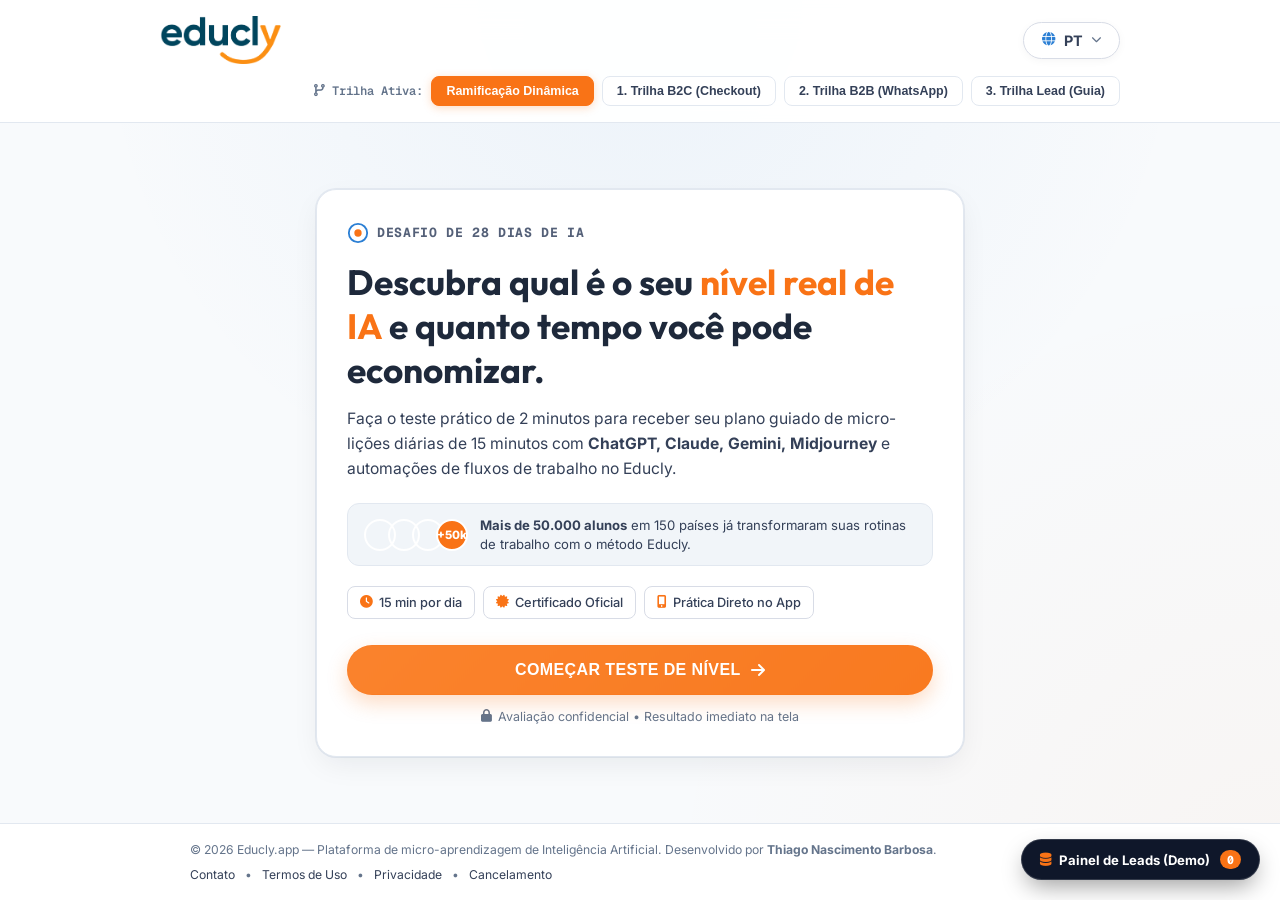
<file: index.html>
<!DOCTYPE html>
<html lang="pt-BR" translate="no">
<head>
  <meta charset="UTF-8">
  <meta name="viewport" content="width=device-width, initial-scale=1.0, maximum-scale=1.0, user-scalable=no, viewport-fit=cover">
  <title>Educly — Teste de Nível de IA & Desafio de 28 Dias | ChatGPT, Claude e IA na Prática</title>
  <meta name="description" content="Descubra seu nível de maturidade em Inteligência Artificial e receba seu plano personalizado de 28 dias do Educly.app para dominar ChatGPT, Claude, Midjourney e economizar até 20 horas por semana.">
  <link rel="preconnect" href="https://fonts.googleapis.com">
  <link rel="preconnect" href="https://fonts.gstatic.com" crossorigin>
  <link href="https://fonts.googleapis.com/css2?family=Geist+Mono:wght@400;500;700&family=Inter:wght@400;500;600;700;800&family=Outfit:wght@500;600;700;800&family=Plus+Jakarta+Sans:wght@400;500;600;700;800&display=swap" rel="stylesheet">
  <link rel="stylesheet" href="https://cdnjs.cloudflare.com/ajax/libs/font-awesome/6.5.1/css/all.min.css">
  <link rel="stylesheet" href="style.css">
</head>
<body class="educly-light-body">

  <!-- ======================================================== -->
  <!-- HEADER LIMPO OFICIAL (LOGO + SELETOR DE IDIOMA ATIVO)   -->
  <!-- ======================================================== -->
  <header class="educly-clean-header">
    <div class="header-inner-row">
      
      <!-- Logotipo Oficial Educly -->
      <a href="https://educly.app" class="brand-link-official" aria-label="Educly Home">
        <img src="assets/logoLanding-ginAp5wP.png" alt="Educly" class="official-logo-img">
      </a>

      <!-- Seletor de Idioma que Traduz Dinamicamente -->
      <div class="header-right-side">
        <div class="lang-selector-container">
          <button type="button" class="lang-selector-pill" id="btnLangToggle" aria-label="Alterar Idioma">
            <i class="fas fa-globe lang-globe"></i>
            <span id="currentLangLabel">PT</span>
            <i class="fas fa-chevron-down lang-chevron" id="chevronLang"></i>
          </button>
          
          <div class="lang-dropdown-card" id="langDropdown" style="display: none;">
            <button type="button" class="lang-btn-opt active" data-lang="pt">Português <i class="fas fa-check"></i></button>
            <button type="button" class="lang-btn-opt" data-lang="en">English</button>
            <button type="button" class="lang-btn-opt" data-lang="es">Español</button>
            <button type="button" class="lang-btn-opt" data-lang="fr">Français</button>
            <button type="button" class="lang-btn-opt" data-lang="de">Deutsch</button>
          </div>
        </div>
      </div>

    </div>

    <!-- Barra de Simulação das 3 Vertentes (Para testes rápidos) -->
    <div class="simulator-pills-bar">
      <span class="sim-label" id="i18nSimLabel"><i class="fas fa-code-branch"></i> Trilha Ativa:</span>
      <button type="button" class="sim-opt-btn active" data-mode="auto" id="simBtnAuto">Ramificação Dinâmica</button>
      <button type="button" class="sim-opt-btn" data-mode="checkout" id="simBtnCheckout">1. Trilha B2C (Checkout)</button>
      <button type="button" class="sim-opt-btn" data-mode="whatsapp" id="simBtnWpp">2. Trilha B2B (WhatsApp)</button>
      <button type="button" class="sim-opt-btn" data-mode="lead" id="simBtnLead">3. Trilha Lead (Guia)</button>
    </div>
  </header>

  <!-- ============================================== -->
  <!-- MAIN QUIZ FUNNEL VIEWPORT                      -->
  <!-- ============================================== -->
  <main class="quiz-main-layout">
    <div class="quiz-container-box" id="quizContainer">

      <!-- Progress Header (App Native Duolingo / Headway Style) -->
      <div class="quiz-progress-module" id="progressModule" style="display: none;">
        <div class="prog-top">
          <button type="button" class="btn-prev-question" id="btnPrevQuestion" title="Voltar pergunta">
            <i class="fas fa-chevron-left"></i>
          </button>
          <div class="prog-bar-track">
            <div class="prog-bar-fill" id="progBarFill" style="width: 25%;"></div>
          </div>
          <div class="prog-streak">
            <i class="fas fa-fire"></i>
            <span id="streakNum">1</span>
          </div>
        </div>
        <div class="prog-bottom">
          <span class="prog-step-text" id="progStepText">Pergunta 1 de 4</span>
          <span class="prog-tag" id="progTagText"><i class="fas fa-bolt"></i> Calibragem Educly</span>
        </div>
      </div>

      <!-- STEP 0: INTRO HERO -->
      <section class="quiz-view active" id="screenIntro">
        <!-- EYEBROW AUTORAL ORIGINAL EDUCLY (SEM PÍLULA GENÉRICA) -->
        <div class="educly-autoral-eyebrow">
          <svg class="circle-icon-svg" viewBox="0 0 24 24" fill="none" xmlns="http://www.w3.org/2000/svg">
            <circle cx="12" cy="12" r="10" stroke="#2B7FD4" stroke-width="2"/>
            <circle cx="12" cy="12" r="4" fill="#F97316"/>
          </svg>
          <span class="educly-eyebrow-text" id="tIntroBadge">DESAFIO DE 28 DIAS DE IA</span>
        </div>

        <h1 class="main-quiz-title" id="tIntroTitle">
          Descubra qual é o seu <span class="highlight-orange">nível real de IA</span> e quanto tempo você pode economizar.
        </h1>

        <p class="main-quiz-lead" id="tIntroLead">
          Faça o teste prático de 2 minutos para receber seu plano guiado de micro-lições diárias de 15 minutos com <strong>ChatGPT, Claude, Gemini, Midjourney</strong> e automações de fluxos de trabalho no Educly.
        </p>

        <!-- Social Proof Alunos -->
        <div class="proof-card-official">
          <div class="proof-avatars">
            <div class="av" style="background-image: url('https://images.unsplash.com/photo-1534528741775-53994a69daeb?w=100&auto=format&fit=crop&q=80')"></div>
            <div class="av" style="background-image: url('https://images.unsplash.com/photo-1507003211169-0a1dd7228f2d?w=100&auto=format&fit=crop&q=80')"></div>
            <div class="av" style="background-image: url('https://images.unsplash.com/photo-1517841905240-472988babdf9?w=100&auto=format&fit=crop&q=80')"></div>
            <div class="av-count">+50k</div>
          </div>
          <div class="proof-info-text" id="tIntroProof">
            <strong>Mais de 50.000 alunos</strong> em 150 países já transformaram suas rotinas de trabalho com o método Educly.
          </div>
        </div>

        <!-- 3 Feature Chips -->
        <div class="feature-chips-row">
          <div class="f-chip" id="tChip1"><i class="fas fa-clock text-orange"></i> 15 min por dia</div>
          <div class="f-chip" id="tChip2"><i class="fas fa-certificate text-orange"></i> Certificado Oficial</div>
          <div class="f-chip" id="tChip3"><i class="fas fa-mobile-alt text-orange"></i> Prática Direto no App</div>
        </div>

        <button type="button" class="cancellation-funnel-orange-button btn-primary-orange" id="btnStartQuiz">
          <span id="tBtnStart">COMEÇAR TESTE DE NÍVEL</span>
          <i class="fas fa-arrow-right"></i>
        </button>

        <div class="quiz-secure-tag" id="tIntroSecure">
          <i class="fas fa-lock"></i> Avaliação confidencial • Resultado imediato na tela
        </div>
      </section>

      <!-- PERGUNTA DINÂMICA CONTAINER (RENDERIZADA VIA RAMIFICAÇÃO) -->
      <section class="quiz-view" id="screenQuestion">
        <div class="view-header">
          <span class="v-eyebrow" id="qEyebrow">Etapa 1 de 4 • Ponto de Partida</span>
          <h2 class="v-title" id="qTitle">Título da Pergunta</h2>
          <p class="v-desc" id="qDesc">Descrição da Pergunta</p>
        </div>

        <div class="choices-stack" id="choicesContainer">
          <!-- Renderizado via JS com base na ramificação -->
        </div>
      </section>

      <!-- PROCESSING SCREEN -->
      <section class="quiz-view" id="screenProcessing">
        <div class="proc-card-inner">
          <div class="proc-spinner-box">
            <div class="spinner-circle-pulse"></div>
            <i class="fas fa-sparkles spinner-sparkle"></i>
          </div>

          <h3 class="proc-h3" id="tProcH3">Montando sua Trilha Educly...</h3>
          <p class="proc-p" id="tProcP">Calculando seu nível de maturidade em IA e gerando sua projeção de economia de horas.</p>

          <div class="proc-checklist">
            <div class="proc-step-line active" id="p1"><i class="fas fa-check-circle"></i> <span id="tProc1">Analisando perfil e área de atuação...</span></div>
            <div class="proc-step-line" id="p2"><i class="fas fa-circle-notch fa-spin"></i> <span id="tProc2">Selecionando os prompts e templates prioritários...</span></div>
            <div class="proc-step-line" id="p3"><i class="far fa-circle"></i> <span id="tProc3">Gerando plano de 28 dias personalizado...</span></div>
          </div>
        </div>
      </section>

      <!-- ============================================== -->
      <!-- RESULTADO VERTENTE 1: CHECKOUT DIRETO EDUCLY   -->
      <!-- ============================================== -->
      <section class="quiz-view result-wrapper" id="resultCheckout">
        <div class="result-badge-top">
          <i class="fas fa-award"></i> <span id="tRes1Badge">RESULTADO: SEU PLANO DE 28 DIAS ESTÁ PRONTO</span>
        </div>

        <h2 class="result-h2" id="tRes1Title">
          Você tem potencial para economizar até <span class="highlight-orange">16 horas por semana</span> com IA.
        </h2>

        <p class="result-p" id="tRes1Lead">
          Com base nas suas respostas, você está no perfil ideal para o <strong>Desafio de 28 Dias do Educly</strong>. Em apenas 15 minutos por dia, você vai dominar ChatGPT, Claude, prompts avançados e automações práticas.
        </p>

        <!-- Benchmark Card Comparison (App Style) -->
        <div class="comp-box-grid">
          <div class="comp-panel comp-before">
            <span class="comp-tag" id="tCompBeforeTag">HOJE (Sem Educly)</span>
            <ul class="comp-items">
              <li><i class="fas fa-times text-red"></i> <span id="tCompB1">Respostas genéricas do ChatGPT</span></li>
              <li><i class="fas fa-times text-red"></i> <span id="tCompB2">Horas perdidas em tarefas manuais</span></li>
              <li><i class="fas fa-times text-red"></i> <span id="tCompB3">Insegurança com novas ferramentas</span></li>
            </ul>
          </div>
          <div class="comp-panel comp-after">
            <span class="comp-tag tag-success" id="tCompAfterTag">EM 28 DIAS (Com Educly)</span>
            <ul class="comp-items">
              <li><i class="fas fa-check text-green"></i> <span id="tCompA1">Prompts profissionais calibrados</span></li>
              <li><i class="fas fa-check text-green"></i> <span id="tCompA2">10x mais rapidez em relatórios e textos</span></li>
              <li><i class="fas fa-check text-green"></i> <span id="tCompA3">Certificado de IA para o LinkedIn</span></li>
            </ul>
          </div>
        </div>

        <!-- Official Educly Pricing Offer Card -->
        <div class="pricing-card-box">
          <div class="pricing-head">
            <span class="badge-promo-orange" id="tPricingBadge">ACESSO COMPLETO À PLATAFORMA</span>
            <h3 id="tPricingTitle">Plano Oficial Educly.app</h3>
            <p id="tPricingSub">Acesso ilimitado a todas as trilhas, prompts, simulados práticos e certificado.</p>
          </div>

          <div class="pricing-values-row">
            <div class="vals-left">
              <span class="old-price" id="tPriceOld">De R$ 229,00/mês (USD 39,90)</span>
              <div class="current-price">
                <span class="cur" id="tPriceCur">R$</span>
                <span class="big-num" id="tPriceVal">84</span>
                <span class="cents">,90</span>
              </div>
              <span class="note-payment" id="tPriceNote">1º mês por R$ 84,90 (USD 14,90) • Depois R$ 164/mês (USD 29)</span>
            </div>
            <div class="countdown-badge">
              <i class="fas fa-stopwatch"></i>
              <span><span id="tCountdownLabel">Condição especial por:</span> <strong id="countdownTimer">14:59</strong></span>
            </div>
          </div>

          <div class="features-list-card">
            <div class="feat-item"><i class="fas fa-check text-orange"></i> <span id="tFeat1"><strong>Desafio Guiado de 28 Dias:</strong> 1 lição prática por dia.</span></div>
            <div class="feat-item"><i class="fas fa-check text-orange"></i> <span id="tFeat2"><strong>Biblioteca com +1.200 Prompts Prontos:</strong> Só copiar e colar.</span></div>
            <div class="feat-item"><i class="fas fa-check text-orange"></i> <span id="tFeat3"><strong>Treinamento ChatGPT + Claude + Gemini + Midjourney.</strong></span></div>
            <div class="feat-item"><i class="fas fa-check text-orange"></i> <span id="tFeat4"><strong>Certificado Oficial Reconhecido no LinkedIn.</strong></span></div>
          </div>

          <!-- Checkout CTA -->
          <a href="https://educly.app/?src=quiz_direto" target="_blank" class="cancellation-funnel-orange-button btn-checkout-action" id="btnGoToCheckout">
            <span id="tBtnCheckout">QUERO MEU ACESSO AGORA</span>
            <i class="fas fa-lock"></i>
          </a>

          <div class="trust-guarantee-row">
            <span><i class="fas fa-shield-alt text-green"></i> <span id="tGuar1">Garantia Incondicional de 7 Dias</span></span>
            <span><i class="fas fa-bolt text-orange"></i> <span id="tGuar2">Acesso Imediato no Celular e PC</span></span>
          </div>
        </div>
      </section>

      <!-- ============================================== -->
      <!-- RESULTADO VERTENTE 2: WHATSAPP HIGH-TICKET B2B -->
      <!-- ============================================== -->
      <section class="quiz-view result-wrapper" id="resultWhatsApp">
        <div class="result-badge-top badge-b2b-color">
          <i class="fas fa-building"></i> <span id="tRes2Badge">QUALIFICAÇÃO: PROGRAMA CORPORATIVO EDUCLY</span>
        </div>

        <h2 class="result-h2" id="tRes2Title">
          Sua empresa está qualificada para o <span class="highlight-orange">Educly Enterprise & Teams</span>
        </h2>

        <p class="result-p" id="tRes2Lead">
          Identificamos uma oportunidade estratégica de ganho de eficiência corporativa. Preparamos uma demonstração exclusiva com métricas de retenção e capacitação de equipes com IA.
        </p>

        <!-- Executive Briefing Card -->
        <div class="exec-brief-card">
          <div class="brief-top">
            <span class="code-tag"><i class="fas fa-terminal"></i> <span id="tB2bTag">DIAGNÓSTICO EXECUTIVO ALOCADO</span></span>
            <span class="status-approved"><i class="fas fa-check-circle"></i> <span id="tB2bStatus">Perfil Aprovado</span></span>
          </div>
          <div class="brief-grid">
            <div class="b-cell">
              <span class="bc-lbl" id="tB2bLbl1">Perfil Declarado:</span>
              <strong class="bc-val" id="b2bModel">Líder / Empresa (Treinamento de Equipe)</strong>
            </div>
            <div class="b-cell">
              <span class="bc-lbl" id="tB2bLbl2">Tamanho do Time:</span>
              <strong class="bc-val text-orange" id="b2bTeam">5 a 20 Colaboradores</strong>
            </div>
            <div class="b-cell">
              <span class="bc-lbl" id="tB2bLbl3">Gargalo Crítico:</span>
              <strong class="bc-val" id="b2bPain">Automação de Processos & Tempo</strong>
            </div>
            <div class="b-cell">
              <span class="bc-lbl" id="tB2bLbl4">Formato Recomendado:</span>
              <strong class="bc-val text-green" id="b2bFormat">Treinamento In-Company + Painel de Gestão</strong>
            </div>
          </div>
        </div>

        <!-- WhatsApp Executive Direct CTA -->
        <div class="wpp-official-box">
          <div class="wpp-box-head">
            <div class="wpp-circle-avatar"><i class="fab fa-whatsapp"></i></div>
            <div class="wpp-info">
              <h4 id="tWppTitle">Falar com o Especialista Educly</h4>
              <p id="tWppDesc">Agende uma sessão estratégica rápida de 15 minutos para ver o painel corporativo em funcionamento.</p>
            </div>
          </div>

          <a href="#" target="_blank" class="btn-whatsapp-action" id="btnGoToWhatsApp">
            <i class="fab fa-whatsapp"></i>
            <span id="tBtnWpp">SOLICITAR DEMONSTRAÇÃO VIA WHATSAPP</span>
          </a>

          <div class="wpp-speed-note">
            <i class="fas fa-check-double text-green"></i> <span id="tWppSpeed">Atendimento executivo direto • Sem filas</span>
          </div>
        </div>
      </section>

      <!-- ============================================== -->
      <!-- RESULTADO VERTENTE 3: ISCA DIGITAL (LEAD GUIA) -->
      <!-- ============================================== -->
      <section class="quiz-view result-wrapper" id="resultLead">
        <div class="result-badge-top badge-lead-color">
          <i class="fas fa-gift"></i> <span id="tRes3Badge">MATERIAL COMPLETO LIBERADO</span>
        </div>

        <h2 class="result-h2" id="tRes3Title">
          Receba seu <span class="highlight-orange">Guia de 100 Prompts do Educly</span> + Diagnóstico Detalhado
        </h2>

        <p class="result-p" id="tRes3Lead">
          Compilamos os 100 prompts mais poderosos de ChatGPT e Claude que os melhores profissionais usam para cortar tarefas diárias pela metade. Insira seus dados para receber o PDF gratuitamente no seu WhatsApp e E-mail.
        </p>

        <!-- Lead Form -->
        <div class="lead-form-panel">
          <form id="leadCaptureForm" onsubmit="return false;">
            <div class="form-field">
              <label for="leadName"><i class="fas fa-user text-orange"></i> <span id="tLeadLblName">Nome Completo:</span></label>
              <input type="text" id="leadName" placeholder="Ex: Felipe Silveira" required>
            </div>

            <div class="form-field">
              <label for="leadEmail"><i class="fas fa-envelope text-orange"></i> <span id="tLeadLblEmail">Seu Melhor E-mail:</span></label>
              <input type="email" id="leadEmail" placeholder="felipe@exemplo.com" required>
            </div>

            <div class="form-field">
              <label for="leadPhone"><i class="fab fa-whatsapp text-orange"></i> <span id="tLeadLblPhone">WhatsApp com DDD (Para receber o link instantâneo):</span></label>
              <input type="tel" id="leadPhone" placeholder="(11) 98765-4321" required>
            </div>

            <button type="submit" class="cancellation-funnel-orange-button btn-lead-action" id="btnSubmitLead">
              <i class="fas fa-file-download"></i>
              <span id="tBtnLead">RECEBER GUIA GRATUITO + PLANO DE IA</span>
            </button>
          </form>

          <div class="lead-success-panel" id="leadSuccessFeedback" style="display: none;">
            <div class="lead-success-icon"><i class="fas fa-check-circle"></i></div>
            <h3 id="tLeadSuccessH3">Diagnóstico enviado com sucesso!</h3>
            <p id="tLeadSuccessP">O link do seu Guia de Prompts já foi despachado para seu WhatsApp e e-mail. Enquanto isso, experimente a primeira aula interativa do Educly:</p>
            <a href="https://educly.app" target="_blank" class="btn-demo-start">
              <i class="fas fa-play"></i> <span id="tBtnDemo">Iniciar Desafio no Educly.app</span>
            </a>
          </div>

          <div class="lead-safe-note" id="tLeadSafe">
            <i class="fas fa-shield-alt"></i> Seus dados estão 100% seguros sob a LGPD. Não enviamos spam.
          </div>
        </div>
      </section>

    </div>
  </main>

  <!-- ======================================================== -->
  <!-- BOTÃO FLUTUANTE DA CENTRAL DE ADMINISTRAÇÃO / LEADS      -->
  <!-- ======================================================== -->
  <button type="button" class="btn-admin-floating" id="btnOpenAdmin" title="Abrir Central de Leads & Dados em Tempo Real">
    <i class="fas fa-database"></i>
    <span>Painel de Leads (Demo)</span>
    <span class="leads-counter-pill" id="leadsCounterBadge">0</span>
  </button>

  <!-- MODAL DO PAINEL DE LEADS / CENTRAL DE DADOS -->
  <div class="admin-modal-backdrop" id="adminModal" style="display: none;">
    <div class="admin-modal-card">
      <div class="admin-modal-header">
        <div class="admin-title-box">
          <i class="fas fa-server text-orange"></i>
          <div>
            <h3>Central de Leads & Dados Coletados</h3>
            <span class="admin-sub">Dados capturados em tempo real (Armazenamento Local + Payload Webhook)</span>
          </div>
        </div>
        <button type="button" class="btn-close-admin" id="btnCloseAdmin">&times;</button>
      </div>

      <div class="admin-modal-body">
        
        <!-- Summary Cards -->
        <div class="admin-stats-row">
          <div class="astat-card">
            <span class="astat-num" id="astatTotal">0</span>
            <span class="astat-lbl">Total de Respostas</span>
          </div>
          <div class="astat-card">
            <span class="astat-num text-orange" id="astatB2C">0</span>
            <span class="astat-lbl">B2C Checkout</span>
          </div>
          <div class="astat-card">
            <span class="astat-num text-green" id="astatB2B">0</span>
            <span class="astat-lbl">B2B WhatsApp</span>
          </div>
          <div class="astat-card">
            <span class="astat-num text-blue" id="astatLead">0</span>
            <span class="astat-lbl">Iscas Digitais</span>
          </div>
        </div>

        <!-- Leads Table -->
        <div class="admin-table-wrap">
          <table class="admin-leads-table">
            <thead>
              <tr>
                <th>Data / Hora</th>
                <th>Trilha / Vertente</th>
                <th>Contato / Identificação</th>
                <th>Respostas / Score</th>
                <th>Ações</th>
              </tr>
            </thead>
            <tbody id="adminLeadsTbody">
              <tr class="empty-row">
                <td colspan="5">Nenhum dado capturado ainda. Complete o teste para ver os dados gerados em tempo real!</td>
              </tr>
            </tbody>
          </table>
        </div>

        <!-- Technical Payload Inspector -->
        <div class="admin-payload-box">
          <div class="payload-header">
            <span><i class="fas fa-code"></i> Payload JSON para Webhook (Supabase / CRM):</span>
            <button type="button" class="btn-copy-payload" id="btnCopyPayload"><i class="far fa-copy"></i> Copiar JSON</button>
          </div>
          <pre class="json-code-viewer" id="jsonViewer">// Faça o quiz para gerar o payload JSON estruturado...</pre>
        </div>

      </div>

      <div class="admin-modal-footer">
        <button type="button" class="btn-clear-leads" id="btnClearLeads"><i class="fas fa-trash-alt"></i> Limpar Dados</button>
        <button type="button" class="btn-done-admin" id="btnDoneAdmin">Fechar Painel</button>
      </div>
    </div>
  </div>

  <!-- Sticky Bottom Footer Oficial Light -->
  <footer class="official-educly-footer">
    <div class="footer-wrap">
      <div class="footer-copyright" id="tFooterCopy">
        &copy; 2026 Educly.app — Plataforma de micro-aprendizagem de Inteligência Artificial. Desenvolvido por <strong>Thiago Nascimento Barbosa</strong>.
      </div>
      <div class="footer-nav-links">
        <a href="contato.html" id="tFoot1">Contato</a>
        <span>•</span>
        <a href="termos.html" id="tFoot2">Termos de Uso</a>
        <span>•</span>
        <a href="privacidade.html" id="tFoot3">Privacidade</a>
        <span>•</span>
        <a href="cancelamento.html" id="tFoot4">Cancelamento</a>
      </div>
    </div>
  </footer>

  <script src="app.js"></script>
</body>
</html>
</file>
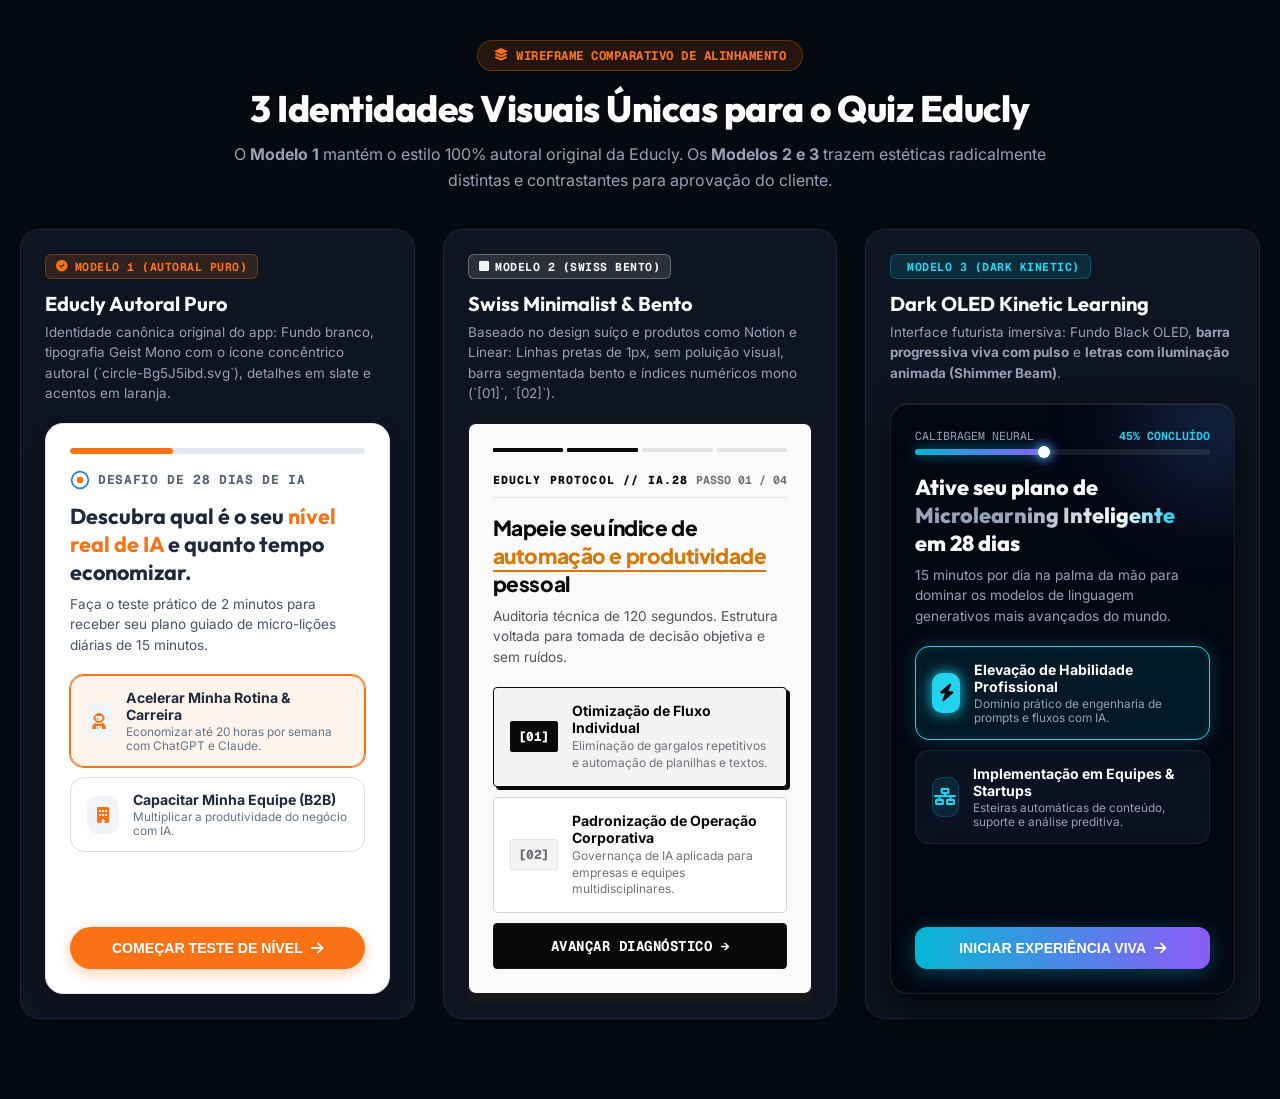
<file: wireframe-comparativo.html>
<!DOCTYPE html>
<html lang="pt-BR">
<head>
  <meta charset="UTF-8">
  <meta name="viewport" content="width=device-width, initial-scale=1.0">
  <title>Wireframe Comparativo: 3 Estilos de Design Únicos — Educly.app</title>
  <link rel="preconnect" href="https://fonts.googleapis.com">
  <link rel="preconnect" href="https://fonts.gstatic.com" crossorigin>
  <link href="https://fonts.googleapis.com/css2?family=Geist+Mono:wght@400;500;600;700;800&family=Inter:wght@400;500;600;700;800&family=Outfit:wght@400;500;600;700;800;900&family=Plus+Jakarta+Sans:wght@400;500;600;700;800&display=swap" rel="stylesheet">
  <link rel="stylesheet" href="https://cdnjs.cloudflare.com/ajax/libs/font-awesome/6.5.1/css/all.min.css">
  <style>
    * { box-sizing: border-box; margin: 0; padding: 0; }
    
    body {
      font-family: 'Inter', sans-serif;
      background: #06090F;
      color: #F8FAFC;
      padding: 40px 20px 80px 20px;
      min-height: 100vh;
    }

    .wireframe-header {
      max-width: 1320px;
      margin: 0 auto 36px auto;
      text-align: center;
    }

    .wf-badge {
      display: inline-flex;
      align-items: center;
      gap: 8px;
      background: rgba(249, 115, 22, 0.12);
      border: 1px solid rgba(249, 115, 22, 0.3);
      color: #F97316;
      font-family: 'Geist Mono', monospace;
      font-size: 0.78rem;
      font-weight: 700;
      padding: 6px 16px;
      border-radius: 999px;
      margin-bottom: 14px;
      letter-spacing: 0.5px;
    }

    .wf-h1 {
      font-family: 'Outfit', sans-serif;
      font-size: 2.3rem;
      font-weight: 800;
      margin-bottom: 10px;
      color: #FFFFFF;
      letter-spacing: -0.5px;
    }

    .wf-lead {
      color: #94A3B8;
      font-size: 1rem;
      max-width: 820px;
      margin: 0 auto 24px auto;
      line-height: 1.6;
    }

    /* Grid das 3 Colunas de Comparação */
    .comparison-grid {
      display: grid;
      grid-template-columns: repeat(auto-fit, minmax(380px, 1fr));
      gap: 28px;
      max-width: 1360px;
      margin: 0 auto;
      align-items: stretch;
    }

    .column-box {
      background: #0E1420;
      border: 1px solid #1E293B;
      border-radius: 20px;
      padding: 24px;
      display: flex;
      flex-direction: column;
      position: relative;
    }

    .column-tag {
      display: inline-flex;
      align-items: center;
      gap: 6px;
      font-family: 'Geist Mono', monospace;
      font-size: 0.72rem;
      font-weight: 700;
      padding: 4px 10px;
      border-radius: 6px;
      margin-bottom: 12px;
      width: fit-content;
      text-transform: uppercase;
      letter-spacing: 0.5px;
    }

    .tag-1 { background: rgba(249, 115, 22, 0.15); color: #F97316; border: 1px solid rgba(249, 115, 22, 0.3); }
    .tag-2 { background: rgba(244, 244, 245, 0.12); color: #F4F4F5; border: 1px solid rgba(244, 244, 245, 0.3); }
    .tag-3 { background: rgba(6, 182, 212, 0.15); color: #22D3EE; border: 1px solid rgba(6, 182, 212, 0.3); }

    .column-title {
      font-family: 'Outfit', sans-serif;
      font-size: 1.25rem;
      font-weight: 700;
      color: #FFFFFF;
      margin-bottom: 6px;
    }

    .column-desc {
      font-size: 0.84rem;
      color: #94A3B8;
      line-height: 1.5;
      margin-bottom: 20px;
      min-height: 48px;
    }

    /* Container de Simulação do Card do Quiz */
    .mock-canvas {
      border-radius: 18px;
      padding: 24px;
      flex: 1;
      display: flex;
      flex-direction: column;
      position: relative;
      overflow: hidden;
    }

    /* =====================================================
       MODELO 1: EDUCLY AUTORAL PURO (Original do App)
       ===================================================== */
    .mock-1 {
      background: #FFFFFF;
      color: #1E293B;
      border: 1px solid #E2E8F0;
      box-shadow: 0 10px 25px rgba(0, 0, 0, 0.15);
    }

    /* Eyebrow Autoral Original do Educly (Com o SVG Circle e Geist Mono) */
    .educly-autoral-eyebrow {
      display: inline-flex;
      align-items: center;
      gap: 8px;
      margin-bottom: 12px;
    }

    .circle-icon-svg {
      width: 20px;
      height: 20px;
      display: block;
    }

    .educly-eyebrow-text {
      font-family: 'Geist Mono', monospace;
      font-size: 0.8rem;
      font-weight: 700;
      color: #546078;
      text-transform: uppercase;
      letter-spacing: 0.05em;
    }

    .mock-1 .m-title {
      font-family: 'Outfit', sans-serif;
      font-size: 1.35rem;
      font-weight: 700;
      line-height: 1.3;
      color: #1E293B;
      margin-bottom: 8px;
    }

    .mock-1 .m-title span { color: #F97316; }

    .mock-1 .m-lead {
      font-size: 0.85rem;
      color: #475467;
      line-height: 1.5;
      margin-bottom: 20px;
    }

    /* Barra clássica Educly */
    .mock-1 .progress-wrap {
      margin-bottom: 16px;
    }
    .mock-1 .p-bar-bg {
      height: 6px;
      background: #E2E8F0;
      border-radius: 999px;
      overflow: hidden;
    }
    .mock-1 .p-bar-fill {
      height: 100%;
      width: 35%;
      background: #F97316;
      border-radius: 999px;
    }

    .mock-1 .card-option {
      display: flex;
      align-items: center;
      gap: 14px;
      background: #FFFFFF;
      border: 1px solid #D8DCE6;
      border-radius: 14px;
      padding: 13px 16px;
      margin-bottom: 10px;
      transition: all 0.2s;
      cursor: pointer;
    }

    .mock-1 .card-option:hover {
      border-color: #8BBDE8;
      background: #EAF3FD;
    }

    .mock-1 .card-option.selected {
      border-color: #F97316;
      background: rgba(249, 115, 22, 0.08);
      box-shadow: 0 0 0 1px #F97316;
    }

    .mock-1 .c-icon {
      width: 38px;
      height: 38px;
      border-radius: 10px;
      background: #F1F5F9;
      color: #F97316;
      display: flex;
      align-items: center;
      justify-content: center;
      font-size: 1rem;
    }

    .mock-1 .c-text strong { display: block; font-size: 0.88rem; color: #1E293B; margin-bottom: 2px; }
    .mock-1 .c-text small { display: block; font-size: 0.74rem; color: #64748B; }

    /* =====================================================
       MODELO 2: SWISS MINIMALIST & BENTO EDITORIAL
       (Alta clareza, linhas cirúrgicas 1px, numerais mono)
       ===================================================== */
    .mock-2 {
      background: #FAFAFA;
      color: #09090B;
      border: 1px solid #18181B;
      box-shadow: 0 8px 0 #18181B;
      border-radius: 8px;
    }

    .swiss-meta-strip {
      display: flex;
      justify-content: space-between;
      align-items: center;
      border-bottom: 1px solid #E4E4E7;
      padding-bottom: 10px;
      margin-bottom: 16px;
    }

    .swiss-kicker {
      font-family: 'Geist Mono', monospace;
      font-size: 0.72rem;
      font-weight: 800;
      color: #09090B;
      letter-spacing: 0.1em;
      text-transform: uppercase;
    }

    .swiss-stage-count {
      font-family: 'Geist Mono', monospace;
      font-size: 0.72rem;
      font-weight: 700;
      color: #71717A;
    }

    /* Barra Segmentada em Blocos (Bento Style) */
    .swiss-bento-progress {
      display: grid;
      grid-template-columns: repeat(4, 1fr);
      gap: 4px;
      margin-bottom: 20px;
    }

    .bento-segment {
      height: 4px;
      background: #E4E4E7;
      border-radius: 1px;
    }

    .bento-segment.active {
      background: #09090B;
    }

    .mock-2 .m-title {
      font-family: 'Plus Jakarta Sans', sans-serif;
      font-size: 1.3rem;
      font-weight: 800;
      line-height: 1.35;
      color: #09090B;
      letter-spacing: -0.02em;
      margin-bottom: 8px;
    }

    .mock-2 .m-title mark {
      background: transparent;
      color: #D97706;
      border-bottom: 2px solid #D97706;
      padding-bottom: 1px;
    }

    .mock-2 .m-lead {
      font-size: 0.85rem;
      color: #52525B;
      line-height: 1.5;
      margin-bottom: 20px;
    }

    .mock-2 .card-option {
      display: flex;
      align-items: center;
      gap: 14px;
      background: #FFFFFF;
      border: 1px solid #D4D4D8;
      border-radius: 4px;
      padding: 14px 16px;
      margin-bottom: 10px;
      transition: all 0.2s cubic-bezier(0.16, 1, 0.3, 1);
      cursor: pointer;
    }

    .mock-2 .card-option:hover {
      border-color: #09090B;
      transform: translateX(4px);
      box-shadow: 2px 2px 0 #09090B;
    }

    .mock-2 .card-option.selected {
      border: 1.5px solid #09090B;
      background: #F4F4F5;
      box-shadow: 3px 3px 0 #09090B;
    }

    .mock-2 .c-index {
      font-family: 'Geist Mono', monospace;
      font-size: 0.8rem;
      font-weight: 800;
      color: #71717A;
      background: #F4F4F5;
      padding: 6px 8px;
      border-radius: 2px;
      border: 1px solid #E4E4E7;
      letter-spacing: -0.5px;
    }

    .mock-2 .card-option.selected .c-index {
      background: #09090B;
      color: #FFFFFF;
      border-color: #09090B;
    }

    .mock-2 .c-text strong { 
      display: block; 
      font-size: 0.88rem; 
      color: #09090B; 
      font-weight: 700;
      margin-bottom: 2px; 
    }
    
    .mock-2 .c-text small { 
      display: block; 
      font-size: 0.75rem; 
      color: #71717A; 
      line-height: 1.4;
    }

    /* =====================================================
       MODELO 3: DARK OLED KINETIC LEARNING
       (Texto Shimmer Light Beam + Barra Neon com Pulso)
       ===================================================== */
    .mock-3 {
      background: #030712;
      color: #F8FAFC;
      border: 1px solid rgba(255, 255, 255, 0.1);
      box-shadow: 0 16px 40px rgba(0, 0, 0, 0.8), inset 0 1px 0 rgba(255, 255, 255, 0.1);
    }

    /* Aura luminosa de fundo */
    .mock-3::before {
      content: '';
      position: absolute;
      top: -80px;
      right: -80px;
      width: 200px;
      height: 200px;
      background: radial-gradient(circle, rgba(6, 182, 212, 0.25) 0%, rgba(139, 92, 246, 0.15) 50%, transparent 70%);
      pointer-events: none;
      filter: blur(40px);
    }

    /* Barra Progressiva Neon Viva com Pulso */
    .kinetic-progress-wrap {
      margin-bottom: 18px;
    }

    .kinetic-progress-meta {
      display: flex;
      justify-content: space-between;
      font-family: 'Geist Mono', monospace;
      font-size: 0.72rem;
      margin-bottom: 6px;
      color: #94A3B8;
    }

    .kinetic-progress-meta span:last-child {
      color: #22D3EE;
      font-weight: 700;
    }

    .kinetic-track {
      position: relative;
      height: 6px;
      background: rgba(255, 255, 255, 0.08);
      border-radius: 999px;
      overflow: visible;
    }

    .kinetic-fill {
      position: relative;
      height: 100%;
      width: 45%;
      border-radius: 999px;
      background: linear-gradient(90deg, #06B6D4, #8B5CF6, #EC4899);
      background-size: 200% 100%;
      animation: pulseGradient 3s linear infinite;
      box-shadow: 0 0 12px rgba(6, 182, 212, 0.6);
    }

    /* Partícula de luz brilhante na ponta da barra */
    .kinetic-fill::after {
      content: '';
      position: absolute;
      right: -2px;
      top: -3px;
      width: 12px;
      height: 12px;
      border-radius: 50%;
      background: #FFFFFF;
      box-shadow: 0 0 10px #22D3EE, 0 0 16px #A855F7;
      animation: beamDotPulse 1.5s ease-in-out infinite alternate;
    }

    @keyframes pulseGradient {
      0% { background-position: 0% 50%; }
      50% { background-position: 100% 50%; }
      100% { background-position: 0% 50%; }
    }

    @keyframes beamDotPulse {
      0% { transform: scale(0.8); opacity: 0.8; }
      100% { transform: scale(1.2); opacity: 1; filter: drop-shadow(0 0 8px #FFFFFF); }
    }

    /* EFEITO SHIMMER BEAM (FEIXE DE LUZ QUE PERCORRE AS LETRAS) */
    .shimmer-text {
      background: linear-gradient(
        110deg,
        #94A3B8 20%,
        #FFFFFF 40%,
        #22D3EE 50%,
        #A855F7 60%,
        #94A3B8 80%
      );
      background-size: 200% auto;
      color: transparent;
      -webkit-background-clip: text;
      background-clip: text;
      animation: textShimmerBeam 3.5s linear infinite;
    }

    @keyframes textShimmerBeam {
      0% { background-position: 200% center; }
      100% { background-position: -200% center; }
    }

    .mock-3 .m-title {
      font-family: 'Outfit', sans-serif;
      font-size: 1.35rem;
      font-weight: 800;
      line-height: 1.3;
      color: #FFFFFF;
      margin-bottom: 8px;
    }

    .mock-3 .m-lead {
      font-size: 0.85rem;
      color: #94A3B8;
      line-height: 1.5;
      margin-bottom: 20px;
    }

    .mock-3 .card-option {
      position: relative;
      display: flex;
      align-items: center;
      gap: 14px;
      background: rgba(15, 23, 42, 0.65);
      border: 1px solid rgba(255, 255, 255, 0.08);
      border-radius: 14px;
      padding: 14px 16px;
      margin-bottom: 10px;
      transition: all 0.3s cubic-bezier(0.16, 1, 0.3, 1);
      cursor: pointer;
      backdrop-filter: blur(12px);
      -webkit-backdrop-filter: blur(12px);
      overflow: hidden;
    }

    .mock-3 .card-option:hover {
      border-color: rgba(34, 211, 238, 0.5);
      background: rgba(15, 23, 42, 0.9);
      transform: translateY(-2px);
      box-shadow: 0 8px 24px rgba(6, 182, 212, 0.15);
    }

    .mock-3 .card-option.selected {
      border-color: #22D3EE;
      background: rgba(6, 182, 212, 0.1);
      box-shadow: 0 0 20px rgba(6, 182, 212, 0.25), inset 0 0 12px rgba(6, 182, 212, 0.1);
    }

    .mock-3 .c-icon {
      width: 40px;
      height: 40px;
      border-radius: 10px;
      background: rgba(34, 211, 238, 0.1);
      border: 1px solid rgba(34, 211, 238, 0.2);
      color: #22D3EE;
      display: flex;
      align-items: center;
      justify-content: center;
      font-size: 1.1rem;
    }

    .mock-3 .card-option.selected .c-icon {
      background: #22D3EE;
      color: #030712;
      box-shadow: 0 0 14px #22D3EE;
    }

    .mock-3 .c-text strong { 
      display: block; 
      font-size: 0.88rem; 
      color: #FFFFFF; 
      margin-bottom: 2px; 
    }
    
    .mock-3 .c-text small { 
      display: block; 
      font-size: 0.74rem; 
      color: #94A3B8; 
    }

    /* Botões de Ação Final (CTA) */
    .mock-btn-cta {
      margin-top: auto;
      padding: 13px;
      border: none;
      font-weight: 700;
      font-size: 0.88rem;
      cursor: pointer;
      display: flex;
      align-items: center;
      justify-content: center;
      gap: 8px;
      width: 100%;
      transition: all 0.2s;
    }

    .btn-1 { 
      background: #F97316; 
      color: #FFFFFF; 
      border-radius: 999px;
      box-shadow: 0 4px 14px rgba(249, 115, 22, 0.35); 
    }
    .btn-1:hover { background: #EA580C; }

    .btn-2 { 
      background: #09090B; 
      color: #FFFFFF; 
      border-radius: 4px;
      font-family: 'Geist Mono', monospace;
      letter-spacing: 0.5px;
      border: 1px solid #18181B;
    }
    .btn-2:hover { 
      background: #18181B; 
      box-shadow: 2px 2px 0 #71717A;
    }

    .btn-3 { 
      background: linear-gradient(90deg, #06B6D4, #8B5CF6);
      color: #FFFFFF; 
      border-radius: 12px;
      box-shadow: 0 4px 20px rgba(6, 182, 212, 0.35); 
      position: relative;
      overflow: hidden;
    }
    .btn-3:hover { 
      box-shadow: 0 6px 24px rgba(139, 92, 246, 0.5); 
      transform: translateY(-1px);
    }
  </style>
</head>
<body>

  <header class="wireframe-header">
    <span class="wf-badge"><i class="fas fa-layer-group"></i> WIREFRAME COMPARATIVO DE ALINHAMENTO</span>
    <h1 class="wf-h1">3 Identidades Visuais Únicas para o Quiz Educly</h1>
    <p class="wf-lead">
      O <strong>Modelo 1</strong> mantém o estilo 100% autoral original da Educly. Os <strong>Modelos 2 e 3</strong> trazem estéticas radicalmente distintas e contrastantes para aprovação do cliente.
    </p>
  </header>

  <main class="comparison-grid">

    <!-- COLUNA 1: EDUCLY AUTORAL ORIGINAL -->
    <div class="column-box">
      <span class="column-tag tag-1"><i class="fas fa-check-circle"></i> MODELO 1 (AUTORAL PURO)</span>
      <h2 class="column-title">Educly Autoral Puro</h2>
      <p class="column-desc">
        Identidade canônica original do app: Fundo branco, tipografia Geist Mono com o ícone concêntrico autoral (`circle-Bg5J5ibd.svg`), detalhes em slate e acentos em laranja.
      </p>

      <div class="mock-canvas mock-1">
        <!-- Barra clássica Educly -->
        <div class="progress-wrap">
          <div class="p-bar-bg">
            <div class="p-bar-fill"></div>
          </div>
        </div>

        <!-- EYEBROW AUTORAL ORIGINAL EDUCLY -->
        <div class="educly-autoral-eyebrow">
          <svg class="circle-icon-svg" viewBox="0 0 24 24" fill="none" xmlns="http://www.w3.org/2000/svg">
            <circle cx="12" cy="12" r="10" stroke="#2B7FD4" stroke-width="2"/>
            <circle cx="12" cy="12" r="4" fill="#F97316"/>
          </svg>
          <span class="educly-eyebrow-text">DESAFIO DE 28 DIAS DE IA</span>
        </div>

        <h3 class="m-title">Descubra qual é o seu <span>nível real de IA</span> e quanto tempo economizar.</h3>
        <p class="m-lead">Faça o teste prático de 2 minutos para receber seu plano guiado de micro-lições diárias de 15 minutos.</p>

        <!-- Cards de Opção Interativos -->
        <div class="card-option selected" onclick="toggleSelect(this)">
          <div class="c-icon"><i class="fas fa-user-astronaut"></i></div>
          <div class="c-text">
            <strong>Acelerar Minha Rotina & Carreira</strong>
            <small>Economizar até 20 horas por semana com ChatGPT e Claude.</small>
          </div>
        </div>

        <div class="card-option" onclick="toggleSelect(this)">
          <div class="c-icon"><i class="fas fa-building"></i></div>
          <div class="c-text">
            <strong>Capacitar Minha Equipe (B2B)</strong>
            <small>Multiplicar a produtividade do negócio com IA.</small>
          </div>
        </div>

        <button class="mock-btn-cta btn-1">COMEÇAR TESTE DE NÍVEL <i class="fas fa-arrow-right"></i></button>
      </div>
    </div>

    <!-- COLUNA 2: SWISS MINIMALIST & BENTO EDITORIAL -->
    <div class="column-box">
      <span class="column-tag tag-2"><i class="fas fa-square"></i> MODELO 2 (SWISS BENTO)</span>
      <h2 class="column-title">Swiss Minimalist & Bento</h2>
      <p class="column-desc">
        Baseado no design suíço e produtos como Notion e Linear: Linhas pretas de 1px, sem poluição visual, barra segmentada bento e índices numéricos mono (`[01]`, `[02]`).
      </p>

      <div class="mock-canvas mock-2">
        <!-- Barra Bento Segmentada -->
        <div class="swiss-bento-progress">
          <div class="bento-segment active"></div>
          <div class="bento-segment active"></div>
          <div class="bento-segment"></div>
          <div class="bento-segment"></div>
        </div>

        <div class="swiss-meta-strip">
          <span class="swiss-kicker">EDUCLY PROTOCOL // IA.28</span>
          <span class="swiss-stage-count">PASSO 01 / 04</span>
        </div>

        <h3 class="m-title">Mapeie seu índice de <mark>automação e produtividade</mark> pessoal</h3>
        <p class="m-lead">Auditoria técnica de 120 segundos. Estrutura voltada para tomada de decisão objetiva e sem ruídos.</p>

        <div class="card-option selected" onclick="toggleSelect(this)">
          <span class="c-index">[01]</span>
          <div class="c-text">
            <strong>Otimização de Fluxo Individual</strong>
            <small>Eliminação de gargalos repetitivos e automação de planilhas e textos.</small>
          </div>
        </div>

        <div class="card-option" onclick="toggleSelect(this)">
          <span class="c-index">[02]</span>
          <div class="c-text">
            <strong>Padronização de Operação Corporativa</strong>
            <small>Governança de IA aplicada para empresas e equipes multidisciplinares.</small>
          </div>
        </div>

        <button class="mock-btn-cta btn-2">AVANÇAR DIAGNÓSTICO →</button>
      </div>
    </div>

    <!-- COLUNA 3: DARK OLED KINETIC LEARNING (SHIMMER BEAM) -->
    <div class="column-box">
      <span class="column-tag tag-3"><i class="fas fa-sparkles"></i> MODELO 3 (DARK KINETIC)</span>
      <h2 class="column-title">Dark OLED Kinetic Learning</h2>
      <p class="column-desc">
        Interface futurista imersiva: Fundo Black OLED, <strong>barra progressiva viva com pulso</strong> e <strong>letras com iluminação animada (Shimmer Beam)</strong>.
      </p>

      <div class="mock-canvas mock-3">
        <!-- Barra Neon Viva com Partícula de Luz -->
        <div class="kinetic-progress-wrap">
          <div class="kinetic-progress-meta">
            <span>CALIBRAGEM NEURAL</span>
            <span>45% CONCLUÍDO</span>
          </div>
          <div class="kinetic-track">
            <div class="kinetic-fill"></div>
          </div>
        </div>

        <!-- TÍTULO COM O EFEITO DE FEIXE DE LUZ QUE PERCORRE AS LETRAS -->
        <h3 class="m-title">
          Ative seu plano de <span class="shimmer-text">Microlearning Inteligente</span> em 28 dias
        </h3>
        <p class="m-lead">15 minutos por dia na palma da mão para dominar os modelos de linguagem generativos mais avançados do mundo.</p>

        <!-- Cards Escuros com Efeito Glow -->
        <div class="card-option selected" onclick="toggleSelect(this)">
          <div class="c-icon"><i class="fas fa-bolt"></i></div>
          <div class="c-text">
            <strong>Elevação de Habilidade Profissional</strong>
            <small>Domínio prático de engenharia de prompts e fluxos com IA.</small>
          </div>
        </div>

        <div class="card-option" onclick="toggleSelect(this)">
          <div class="c-icon"><i class="fas fa-network-wired"></i></div>
          <div class="c-text">
            <strong>Implementação em Equipes & Startups</strong>
            <small>Esteiras automáticas de conteúdo, suporte e análise preditiva.</small>
          </div>
        </div>

        <button class="mock-btn-cta btn-3">
          <span>INICIAR EXPERIÊNCIA VIVA</span>
          <i class="fas fa-arrow-right"></i>
        </button>
      </div>
    </div>

  </main>

  <script>
    function toggleSelect(el) {
      const parent = el.parentElement;
      const options = parent.querySelectorAll('.card-option');
      options.forEach(opt => opt.classList.remove('selected'));
      el.classList.add('selected');
    }
  </script>

</body>
</html>
</file>
<file: style.css>
/* ==========================================================================
   EDUCLY.APP OFFICIAL LIGHT DESIGN SYSTEM (Tokens extraídos do site original)
   Fundo: #FFFFFF & #F8FAFC
   Textos: #1E293B, #344058, #475467, #667085
   Bordas: #D8DCE6, #E2E8F0, #E5E7EB
   Primária: #F97316 (Laranja Educly)
   Azul Oficial: #2B7FD4 e #8BBDE8
   Sucesso: #10B981
   ========================================================================== */

:root {
  --bg-page: #F8FAFC;
  --bg-card: #FFFFFF;
  --bg-card-subtle: #F1F5F9;
  --bg-input: #FFFFFF;
  
  --border-light: #E2E8F0;
  --border-divider: #D8DCE6;
  --border-blue: #8BBDE8;
  
  --text-primary: #1E293B;
  --text-secondary: #344058;
  --text-muted: #64748B;
  --text-placeholder: #94A3B8;

  --educly-orange: #F97316;
  --educly-orange-hover: #EA580C;
  --educly-orange-glow: rgba(249, 115, 22, 0.25);

  --educly-blue: #2B7FD4;
  --educly-blue-hover: #1D68B3;
  --educly-blue-light: #EAF3FD;

  --accent-green: #10B981;
  --accent-red: #EF4444;

  --font-sans: 'Inter', -apple-system, BlinkMacSystemFont, 'Segoe UI', Roboto, sans-serif;
  --font-outfit: 'Outfit', sans-serif;
  --font-mono: 'Geist Mono', monospace;

  --radius-btn: 9999px;
  --radius-card: 20px;
  --radius-opt: 14px;

  --shadow-card: 0 10px 30px -5px rgba(15, 23, 42, 0.08), 0 0 0 1px rgba(226, 232, 240, 0.8);
  --shadow-dropdown: 0 12px 30px rgba(15, 23, 42, 0.12), 0 0 0 1px rgba(226, 232, 240, 0.8);
}

* {
  box-sizing: border-box;
  margin: 0;
  padding: 0;
}

body.educly-light-body {
  font-family: var(--font-sans);
  background-color: var(--bg-page);
  background-image: 
    radial-gradient(circle at 50% 0%, rgba(43, 127, 212, 0.06) 0%, transparent 50%),
    radial-gradient(circle at 100% 100%, rgba(249, 115, 22, 0.04) 0%, transparent 40%);
  background-attachment: fixed;
  color: var(--text-primary);
  min-height: 100vh;
  display: flex;
  flex-direction: column;
  -webkit-font-smoothing: antialiased;
  -moz-osx-font-smoothing: grayscale;
}

/* ========================================================
   CLEAN OFFICIAL LIGHT HEADER (Apenas Logo + Seletor de Idioma)
   ======================================================== */
.educly-clean-header {
  position: sticky;
  top: 0;
  z-index: 1000;
  background: rgba(255, 255, 255, 0.94);
  backdrop-filter: blur(16px);
  -webkit-backdrop-filter: blur(16px);
  border-bottom: 1px solid var(--border-light);
  padding: 16px 24px;
}

.header-inner-row {
  max-width: 960px;
  margin: 0 auto;
  display: flex;
  align-items: center;
  justify-content: space-between;
  gap: 20px;
}

.brand-link-official {
  display: flex;
  align-items: center;
  text-decoration: none;
  transition: transform 0.2s ease;
}

.brand-link-official:hover {
  transform: translateY(-1px);
}

.official-logo-img {
  height: 42px;
  width: auto;
  display: block;
}

@media (min-width: 640px) {
  .official-logo-img {
    height: 48px;
  }
}

.header-right-side {
  display: flex;
  align-items: center;
  gap: 14px;
}

/* Seletor de Idioma Oficial */
.lang-selector-container {
  position: relative;
}

.lang-selector-pill {
  display: inline-flex;
  align-items: center;
  gap: 8px;
  background: var(--bg-card);
  border: 1px solid var(--border-divider);
  color: var(--text-secondary);
  font-family: var(--font-sans);
  font-size: 0.9rem;
  font-weight: 700;
  padding: 9px 18px;
  border-radius: var(--radius-btn);
  cursor: pointer;
  transition: all 0.2s ease;
  box-shadow: 0 2px 8px rgba(0, 0, 0, 0.04);
}

.lang-selector-pill:hover {
  background: var(--educly-blue-light);
  border-color: var(--border-blue);
  color: var(--educly-blue);
}

.lang-globe {
  font-size: 0.85rem;
  color: var(--educly-blue);
}

.lang-chevron {
  font-size: 0.65rem;
  color: var(--text-muted);
  transition: transform 0.2s ease;
}

.lang-dropdown-card {
  position: absolute;
  top: calc(100% + 8px);
  right: 0;
  width: 160px;
  background: #FFFFFF;
  border: 1px solid var(--border-divider);
  border-radius: 14px;
  padding: 6px;
  box-shadow: var(--shadow-dropdown);
  display: flex;
  flex-direction: column;
  gap: 3px;
  z-index: 10000;
}

.lang-btn-opt {
  display: flex;
  align-items: center;
  justify-content: space-between;
  width: 100%;
  padding: 8px 12px;
  background: transparent;
  border: none;
  border-radius: 8px;
  color: var(--text-secondary);
  font-size: 0.85rem;
  font-weight: 500;
  cursor: pointer;
  text-align: left;
  transition: all 0.15s ease;
}

.lang-btn-opt:hover {
  background: var(--educly-blue-light);
  color: var(--educly-blue);
}

.lang-btn-opt.active {
  color: var(--educly-orange);
  background: rgba(249, 115, 22, 0.08);
  font-weight: 700;
}

/* Simulador de Vertentes (Espaçoso & Confortável) */
.simulator-pills-bar {
  max-width: 960px;
  margin: 12px auto 0 auto;
  display: flex;
  align-items: center;
  justify-content: flex-end;
  gap: 8px;
  flex-wrap: wrap;
}

.sim-label {
  font-size: 0.76rem;
  font-family: var(--font-mono);
  color: var(--text-muted);
  font-weight: 600;
}

.sim-opt-btn {
  background: #FFFFFF;
  border: 1px solid var(--border-light);
  color: var(--text-secondary);
  font-size: 0.78rem;
  font-weight: 700;
  padding: 7px 14px;
  border-radius: 8px;
  cursor: pointer;
  transition: all 0.15s ease;
}

.sim-opt-btn:hover {
  background: var(--bg-card-subtle);
}

.sim-opt-btn.active {
  background: var(--educly-orange);
  border-color: var(--educly-orange);
  color: #FFFFFF;
  box-shadow: 0 2px 8px var(--educly-orange-glow);
}

/* ========================================================
   MAIN QUIZ LAYOUT (LIGHT & MOBILE FIRST)
   ======================================================== */
.quiz-main-layout {
  flex: 1;
  max-width: 680px;
  width: 100%;
  margin: 24px auto;
  padding: 0 16px;
  display: flex;
  flex-direction: column;
  justify-content: center;
}

.quiz-container-box {
  background: var(--bg-card);
  border: 1px solid var(--border-light);
  border-radius: var(--radius-card);
  box-shadow: var(--shadow-card);
  padding: 32px 30px;
  position: relative;
  overflow: hidden;
}

@media (max-width: 640px) {
  .quiz-main-layout {
    margin: 14px auto;
    padding: 0 12px;
  }
  .quiz-container-box {
    padding: 22px 18px;
    border-radius: 16px;
  }
}

/* App-Native Progress Bar Light */
.quiz-progress-module {
  margin-bottom: 24px;
}

.prog-top {
  display: flex;
  align-items: center;
  gap: 12px;
}

.btn-prev-question {
  width: 34px;
  height: 34px;
  border-radius: 50%;
  background: #FFFFFF;
  border: 1px solid var(--border-divider);
  color: var(--text-secondary);
  cursor: pointer;
  display: flex;
  align-items: center;
  justify-content: center;
  font-size: 0.85rem;
  transition: all 0.2s;
  box-shadow: 0 2px 4px rgba(0, 0, 0, 0.04);
}

.btn-prev-question:hover {
  background: var(--bg-card-subtle);
  color: var(--text-primary);
}

.prog-bar-track {
  flex: 1;
  height: 8px;
  background: #E2E8F0;
  border-radius: 999px;
  overflow: hidden;
}

.prog-bar-fill {
  height: 100%;
  background: linear-gradient(90deg, var(--educly-orange), #F59E0B);
  border-radius: 999px;
  transition: width 0.35s cubic-bezier(0.16, 1, 0.3, 1);
}

.prog-streak {
  display: inline-flex;
  align-items: center;
  gap: 5px;
  background: rgba(249, 115, 22, 0.1);
  border: 1px solid rgba(249, 115, 22, 0.25);
  padding: 4px 10px;
  border-radius: 999px;
  font-family: var(--font-mono);
  font-size: 0.78rem;
  font-weight: 700;
  color: var(--educly-orange);
}

.prog-bottom {
  display: flex;
  justify-content: space-between;
  align-items: center;
  margin-top: 8px;
  font-size: 0.75rem;
  color: var(--text-muted);
}

.prog-tag {
  font-family: var(--font-mono);
  color: var(--educly-blue);
  font-weight: 600;
}

/* Screen Transitions */
.quiz-view {
  display: none;
  opacity: 0;
  transform: translateY(8px);
  transition: opacity 0.25s ease, transform 0.25s ease;
}

.quiz-view.active {
  display: block;
  opacity: 1;
  transform: translateY(0);
}

/* Intro Screen Eyebrow Autoral Original */
.educly-autoral-eyebrow {
  display: inline-flex;
  align-items: center;
  gap: 8px;
  margin-bottom: 16px;
}

.circle-icon-svg {
  width: 22px;
  height: 22px;
  display: block;
}

.educly-eyebrow-text {
  font-family: var(--font-mono);
  font-size: 0.82rem;
  font-weight: 700;
  color: #546078;
  text-transform: uppercase;
  letter-spacing: 0.05em;
}

.challenge-pill {
  display: inline-flex;
  align-items: center;
  gap: 8px;
  background: rgba(249, 115, 22, 0.1);
  border: 1px solid rgba(249, 115, 22, 0.25);
  color: var(--educly-orange);
  padding: 5px 14px;
  border-radius: 999px;
  font-family: var(--font-mono);
  font-size: 0.75rem;
  font-weight: 700;
  margin-bottom: 16px;
}

.pulse-orange-dot {
  width: 7px;
  height: 7px;
  border-radius: 50%;
  background: var(--educly-orange);
  box-shadow: 0 0 6px var(--educly-orange);
  animation: pulseLight 1.8s infinite;
}

@keyframes pulseLight {
  0% { transform: scale(0.95); opacity: 0.8; }
  50% { transform: scale(1.3); opacity: 1; }
  100% { transform: scale(0.95); opacity: 0.8; }
}

.main-quiz-title {
  font-family: var(--font-outfit);
  font-size: clamp(1.65rem, 3.8vw, 2.2rem);
  font-weight: 700;
  line-height: 1.25;
  color: var(--text-primary);
  margin-bottom: 14px;
}

.highlight-orange {
  color: var(--educly-orange);
}

.main-quiz-lead {
  font-size: 0.98rem;
  line-height: 1.6;
  color: var(--text-secondary);
  margin-bottom: 22px;
}

/* Social Proof Alunos */
.proof-card-official {
  display: flex;
  align-items: center;
  gap: 12px;
  background: var(--bg-card-subtle);
  border: 1px solid var(--border-light);
  border-radius: 12px;
  padding: 12px 16px;
  margin-bottom: 20px;
}

.proof-avatars {
  display: flex;
  align-items: center;
}

.av {
  width: 32px;
  height: 32px;
  border-radius: 50%;
  border: 2px solid #FFFFFF;
  background-size: cover;
  margin-left: -8px;
}

.av:first-child {
  margin-left: 0;
}

.av-count {
  width: 32px;
  height: 32px;
  border-radius: 50%;
  background: var(--educly-orange);
  color: #fff;
  font-size: 0.72rem;
  font-weight: 800;
  display: flex;
  align-items: center;
  justify-content: center;
  margin-left: -8px;
  border: 2px solid #FFFFFF;
}

.proof-info-text {
  font-size: 0.82rem;
  color: var(--text-secondary);
  line-height: 1.4;
}

.feature-chips-row {
  display: flex;
  gap: 8px;
  flex-wrap: wrap;
  margin-bottom: 26px;
}

.f-chip {
  background: #FFFFFF;
  border: 1px solid var(--border-divider);
  border-radius: 8px;
  padding: 8px 12px;
  font-size: 0.8rem;
  color: var(--text-secondary);
  display: flex;
  align-items: center;
  gap: 6px;
  font-weight: 500;
}

.text-orange { color: var(--educly-orange) !important; }
.text-green { color: var(--accent-green) !important; }
.text-red { color: var(--accent-red) !important; }
.text-blue { color: var(--educly-blue) !important; }

/* Botão Laranja com Efeito Sheen Original */
.btn-primary-orange {
  display: flex;
  align-items: center;
  justify-content: center;
  gap: 10px;
  width: 100%;
  padding: 16px 24px;
  background: var(--educly-orange);
  color: #FFFFFF;
  border: none;
  border-radius: var(--radius-btn);
  font-size: 1rem;
  font-weight: 800;
  letter-spacing: 0.4px;
  cursor: pointer;
  box-shadow: 0 8px 20px var(--educly-orange-glow);
  transition: all 0.2s cubic-bezier(0.16, 1, 0.3, 1);
}

.btn-primary-orange:hover {
  background: var(--educly-orange-hover);
  transform: translateY(-2px);
  box-shadow: 0 12px 26px rgba(249, 115, 22, 0.45);
}

.quiz-secure-tag {
  margin-top: 14px;
  text-align: center;
  font-size: 0.78rem;
  color: var(--text-muted);
  display: flex;
  align-items: center;
  justify-content: center;
  gap: 6px;
}

/* ========================================================
   QUESTIONS & CHOICES (LIGHT)
   ======================================================== */
.view-header {
  margin-bottom: 22px;
}

.v-eyebrow {
  display: block;
  font-family: var(--font-mono);
  font-size: 0.75rem;
  color: var(--educly-blue);
  font-weight: 700;
  text-transform: uppercase;
  margin-bottom: 6px;
}

.v-title {
  font-size: 1.35rem;
  font-weight: 700;
  color: var(--text-primary);
  line-height: 1.3;
  margin-bottom: 6px;
}

.v-desc {
  font-size: 0.88rem;
  color: var(--text-muted);
}

.choices-stack {
  display: flex;
  flex-direction: column;
  gap: 12px;
}

.choice-card {
  display: flex;
  align-items: center;
  gap: 14px;
  background: #FFFFFF;
  border: 1px solid #E2E8F0;
  border-radius: 12px;
  padding: 16px 18px;
  text-align: left;
  cursor: pointer;
  transition: all 0.2s cubic-bezier(0.16, 1, 0.3, 1);
  width: 100%;
  color: inherit;
  box-shadow: 0 1px 2px rgba(0, 0, 0, 0.03);
}

.choice-card:hover {
  background: #F8FAFC;
  border-color: #CBD5E1;
  transform: translateY(-1px);
  box-shadow: 0 4px 12px rgba(0, 0, 0, 0.05);
}

.choice-card.selected {
  background: rgba(249, 115, 22, 0.05);
  border-color: #F97316;
  box-shadow: 0 0 0 1.5px #F97316, 0 4px 12px rgba(249, 115, 22, 0.1);
}

.choice-icon {
  width: 40px;
  height: 40px;
  border-radius: 10px;
  background: var(--bg-card-subtle);
  display: flex;
  align-items: center;
  justify-content: center;
  font-size: 1.15rem;
  color: var(--educly-orange);
  flex-shrink: 0;
  transition: all 0.2s;
}

.choice-card.selected .choice-icon {
  background: var(--educly-orange);
  color: #fff;
}

.choice-text {
  flex: 1;
}

.choice-title {
  display: block;
  font-size: 0.96rem;
  color: var(--text-primary);
  margin-bottom: 3px;
  font-weight: 600;
}

.choice-subtitle {
  display: block;
  font-size: 0.8rem;
  color: var(--text-muted);
  line-height: 1.35;
}

.choice-radio {
  width: 20px;
  height: 20px;
  border-radius: 50%;
  border: 2px solid var(--border-divider);
  display: flex;
  align-items: center;
  justify-content: center;
  flex-shrink: 0;
  transition: all 0.2s;
}

.choice-card.selected .choice-radio {
  border-color: var(--educly-orange);
  background: var(--educly-orange);
}

/* ========================================================
   PROCESSING VIEW (LIGHT)
   ======================================================== */
.proc-card-inner {
  padding: 30px 10px;
  text-align: center;
}

.proc-spinner-box {
  position: relative;
  width: 64px;
  height: 64px;
  margin: 0 auto 18px auto;
  display: flex;
  align-items: center;
  justify-content: center;
}

.spinner-circle-pulse {
  position: absolute;
  inset: 0;
  border-radius: 50%;
  border: 3px solid rgba(249, 115, 22, 0.2);
  border-top-color: var(--educly-orange);
  animation: spin 1s linear infinite;
}

@keyframes spin {
  to { transform: rotate(360deg); }
}

.spinner-sparkle {
  font-size: 1.5rem;
  color: var(--educly-orange);
}

.proc-h3 {
  font-size: 1.4rem;
  color: var(--text-primary);
  margin-bottom: 6px;
}

.proc-p {
  font-size: 0.9rem;
  color: var(--text-secondary);
  max-width: 440px;
  margin: 0 auto 20px auto;
}

.proc-checklist {
  max-width: 380px;
  margin: 0 auto;
  text-align: left;
  display: flex;
  flex-direction: column;
  gap: 10px;
}

.proc-step-line {
  font-size: 0.84rem;
  color: var(--text-muted);
  display: flex;
  align-items: center;
  gap: 10px;
}

.proc-step-line.active {
  color: var(--text-primary);
  font-weight: 600;
}

.proc-step-line.done {
  color: var(--accent-green);
}

/* ========================================================
   RESULT VIEWS & 3 VERTENTES (LIGHT)
   ======================================================== */
.result-wrapper {
  padding-top: 4px;
}

.result-badge-top {
  display: inline-flex;
  align-items: center;
  gap: 8px;
  font-family: var(--font-mono);
  font-size: 0.75rem;
  font-weight: 700;
  background: rgba(249, 115, 22, 0.1);
  color: var(--educly-orange);
  border: 1px solid rgba(249, 115, 22, 0.25);
  padding: 5px 12px;
  border-radius: 999px;
  margin-bottom: 14px;
}

.badge-b2b-color {
  background: rgba(16, 185, 129, 0.1);
  color: var(--accent-green);
  border-color: rgba(16, 185, 129, 0.25);
}

.badge-lead-color {
  background: rgba(43, 127, 212, 0.1);
  color: var(--educly-blue);
  border-color: rgba(43, 127, 212, 0.25);
}

.result-h2 {
  font-family: var(--font-outfit);
  font-size: clamp(1.6rem, 3.2vw, 2rem);
  line-height: 1.25;
  color: var(--text-primary);
  margin-bottom: 10px;
}

.result-p {
  font-size: 0.95rem;
  color: var(--text-secondary);
  line-height: 1.55;
  margin-bottom: 20px;
}

/* Comparison Box Light */
.comp-box-grid {
  display: grid;
  grid-template-columns: repeat(auto-fit, minmax(240px, 1fr));
  gap: 12px;
  margin-bottom: 22px;
}

.comp-panel {
  background: var(--bg-card-subtle);
  border: 1px solid var(--border-light);
  border-radius: 12px;
  padding: 16px;
}

.comp-panel.comp-after {
  border-color: rgba(16, 185, 129, 0.3);
  background: rgba(16, 185, 129, 0.05);
}

.comp-tag {
  display: block;
  font-family: var(--font-mono);
  font-size: 0.72rem;
  color: var(--text-muted);
  font-weight: 700;
  margin-bottom: 10px;
}

.tag-success {
  color: var(--accent-green);
}

.comp-items {
  list-style: none;
  display: flex;
  flex-direction: column;
  gap: 7px;
  font-size: 0.82rem;
  color: var(--text-secondary);
}

.comp-items li {
  display: flex;
  align-items: center;
  gap: 8px;
}

/* Pricing Card Box */
.pricing-card-box {
  background: #FFFFFF;
  border: 1px solid rgba(249, 115, 22, 0.35);
  border-radius: 16px;
  padding: 22px;
  box-shadow: 0 8px 24px rgba(249, 115, 22, 0.08);
}

.pricing-head {
  border-bottom: 1px solid var(--border-light);
  padding-bottom: 14px;
  margin-bottom: 14px;
}

.badge-promo-orange {
  display: inline-block;
  font-family: var(--font-mono);
  font-size: 0.68rem;
  background: rgba(249, 115, 22, 0.1);
  color: var(--educly-orange);
  padding: 3px 8px;
  border-radius: 4px;
  font-weight: 700;
  margin-bottom: 6px;
}

.pricing-head h3 {
  font-size: 1.25rem;
  color: var(--text-primary);
  margin-bottom: 3px;
}

.pricing-head p {
  font-size: 0.82rem;
  color: var(--text-muted);
}

.pricing-values-row {
  display: flex;
  justify-content: space-between;
  align-items: center;
  flex-wrap: wrap;
  gap: 10px;
  margin-bottom: 16px;
}

.old-price {
  font-family: var(--font-mono);
  font-size: 0.82rem;
  color: var(--text-muted);
  text-decoration: line-through;
  display: block;
}

.current-price {
  display: flex;
  align-items: baseline;
  color: var(--text-primary);
}

.cur { font-size: 1.05rem; font-weight: 600; margin-right: 2px; }
.big-num { font-family: var(--font-mono); font-size: 2.2rem; font-weight: 800; color: var(--text-primary); }
.cents { font-size: 1.05rem; font-weight: 600; }

.note-payment {
  display: block;
  font-size: 0.72rem;
  color: var(--accent-green);
  font-weight: 600;
}

.countdown-badge {
  background: #FEF2F2;
  border: 1px solid #FCA5A5;
  color: #DC2626;
  padding: 5px 10px;
  border-radius: 6px;
  font-size: 0.76rem;
  display: flex;
  align-items: center;
  gap: 6px;
}

.features-list-card {
  display: flex;
  flex-direction: column;
  gap: 8px;
  margin-bottom: 20px;
}

.feat-item {
  font-size: 0.85rem;
  color: var(--text-secondary);
  display: flex;
  align-items: center;
  gap: 8px;
}

/* Orange Sheen Button */
.cancellation-funnel-orange-button {
  position: relative;
  overflow: hidden;
  isolation: isolate;
  transform: translateZ(0);
}

.cancellation-funnel-orange-button:before {
  content: "";
  position: absolute;
  inset: -180%;
  pointer-events: none;
  opacity: 0.88;
  transform: translate3d(-28%, 28%, 0);
  background: linear-gradient(135deg, rgba(255, 255, 255, 0) 0%, rgba(255, 244, 214, 0.12) 46%, #fffffffa, rgba(255, 244, 214, 0.16) 54%, rgba(255, 255, 255, 0) 100%);
  mix-blend-mode: screen;
  filter: blur(2.4px);
  transition: transform 0.96s cubic-bezier(0.22, 1, 0.36, 1);
  will-change: transform;
}

.cancellation-funnel-orange-button:hover:before {
  transform: translate3d(28%, -28%, 0);
}

.btn-checkout-action {
  display: flex;
  align-items: center;
  justify-content: center;
  gap: 10px;
  width: 100%;
  padding: 16px 22px;
  background: var(--educly-orange);
  color: #ffffff;
  text-decoration: none;
  border-radius: var(--radius-btn);
  font-size: 0.96rem;
  font-weight: 800;
  letter-spacing: 0.4px;
  box-shadow: 0 8px 20px var(--educly-orange-glow);
  transition: all 0.2s;
}

.btn-checkout-action:hover {
  background: var(--educly-orange-hover);
  transform: translateY(-2px);
  box-shadow: 0 12px 24px rgba(249, 115, 22, 0.45);
}

.trust-guarantee-row {
  margin-top: 12px;
  display: flex;
  justify-content: space-around;
  font-size: 0.74rem;
  color: var(--text-muted);
  flex-wrap: wrap;
  gap: 6px;
}

/* Vertente 2: WhatsApp B2B (Light) */
.exec-brief-card {
  background: var(--bg-card-subtle);
  border: 1px solid var(--border-light);
  border-radius: 12px;
  padding: 16px;
  margin-bottom: 18px;
}

.brief-top {
  display: flex;
  justify-content: space-between;
  border-bottom: 1px solid var(--border-divider);
  padding-bottom: 8px;
  margin-bottom: 12px;
}

.code-tag {
  font-family: var(--font-mono);
  font-size: 0.72rem;
  color: var(--text-muted);
}

.status-approved {
  font-family: var(--font-mono);
  font-size: 0.75rem;
  color: var(--accent-green);
  font-weight: 700;
}

.brief-grid {
  display: grid;
  grid-template-columns: repeat(auto-fit, minmax(180px, 1fr));
  gap: 12px;
}

.bc-lbl {
  display: block;
  font-size: 0.72rem;
  color: var(--text-muted);
  margin-bottom: 2px;
}

.bc-val {
  display: block;
  font-size: 0.9rem;
  color: var(--text-primary);
}

.wpp-official-box {
  background: #F0FDF4;
  border: 1px solid #86EFAC;
  border-radius: 16px;
  padding: 22px;
  text-align: center;
}

.wpp-box-head {
  display: flex;
  align-items: center;
  gap: 12px;
  text-align: left;
  margin-bottom: 16px;
}

.wpp-circle-avatar {
  width: 46px;
  height: 46px;
  border-radius: 50%;
  background: #25D366;
  color: #FFFFFF;
  font-size: 1.5rem;
  display: flex;
  align-items: center;
  justify-content: center;
  flex-shrink: 0;
}

.wpp-info h4 {
  font-size: 1.1rem;
  color: #14532D;
  margin-bottom: 3px;
}

.wpp-info p {
  font-size: 0.82rem;
  color: #166534;
}

.btn-whatsapp-action {
  display: flex;
  align-items: center;
  justify-content: center;
  gap: 10px;
  width: 100%;
  padding: 15px 22px;
  background: #25D366;
  color: #FFFFFF;
  text-decoration: none;
  font-size: 0.95rem;
  font-weight: 800;
  border-radius: var(--radius-btn);
  box-shadow: 0 6px 18px rgba(37, 211, 102, 0.35);
  transition: all 0.2s;
}

.btn-whatsapp-action:hover {
  background: #20BA5A;
  transform: translateY(-2px);
  box-shadow: 0 10px 24px rgba(37, 211, 102, 0.5);
}

.wpp-speed-note {
  margin-top: 10px;
  font-size: 0.74rem;
  color: #166534;
}

/* Vertente 3: Lead Form (Light) */
.lead-form-panel {
  background: #FFFFFF;
  border: 1px solid var(--border-light);
  border-radius: 16px;
  padding: 22px;
}

.form-field {
  margin-bottom: 12px;
  text-align: left;
}

.form-field label {
  display: block;
  font-size: 0.8rem;
  color: var(--text-secondary);
  font-weight: 600;
  margin-bottom: 5px;
}

.form-field input {
  width: 100%;
  padding: 12px 14px;
  background: #FFFFFF;
  border: 1px solid var(--border-divider);
  border-radius: 10px;
  font-size: 0.92rem;
  color: var(--text-primary);
  outline: none;
  transition: all 0.2s;
  font-family: var(--font-sans);
}

.form-field input:focus {
  border-color: var(--educly-orange);
  box-shadow: 0 0 0 2px var(--educly-orange-glow);
}

.btn-lead-action {
  display: flex;
  align-items: center;
  justify-content: center;
  gap: 10px;
  width: 100%;
  padding: 15px 20px;
  background: var(--educly-orange);
  color: #ffffff;
  border: none;
  border-radius: var(--radius-btn);
  font-size: 0.95rem;
  font-weight: 800;
  cursor: pointer;
  box-shadow: 0 6px 18px var(--educly-orange-glow);
  transition: all 0.2s;
}

.lead-success-panel {
  padding: 20px 10px;
  text-align: center;
}

.lead-success-icon {
  font-size: 2.8rem;
  color: var(--accent-green);
  margin-bottom: 10px;
}

.lead-success-panel h3 {
  font-size: 1.3rem;
  color: var(--text-primary);
  margin-bottom: 6px;
}

.lead-success-panel p {
  font-size: 0.88rem;
  color: var(--text-secondary);
  line-height: 1.45;
  margin-bottom: 18px;
}

.btn-demo-start {
  display: inline-flex;
  align-items: center;
  gap: 8px;
  padding: 12px 20px;
  background: var(--educly-orange);
  color: #fff;
  text-decoration: none;
  border-radius: var(--radius-btn);
  font-weight: 700;
  font-size: 0.88rem;
}

.lead-safe-note {
  margin-top: 12px;
  text-align: center;
  font-size: 0.74rem;
  color: var(--text-muted);
}

/* ========================================================
   BOTÃO FLUTUANTE DA CENTRAL DE ADMINISTRAÇÃO / LEADS
   ======================================================== */
.btn-admin-floating {
  position: fixed;
  bottom: 20px;
  right: 20px;
  z-index: 9999;
  display: inline-flex;
  align-items: center;
  gap: 8px;
  background: #0F172A;
  color: #FFFFFF;
  border: 1px solid rgba(255, 255, 255, 0.15);
  border-radius: var(--radius-btn);
  padding: 10px 18px;
  font-family: var(--font-sans);
  font-size: 0.82rem;
  font-weight: 700;
  cursor: pointer;
  box-shadow: 0 10px 25px -5px rgba(0, 0, 0, 0.4);
  transition: all 0.2s cubic-bezier(0.16, 1, 0.3, 1);
}

.btn-admin-floating:hover {
  background: #1E293B;
  transform: translateY(-2px);
  box-shadow: 0 14px 28px rgba(0, 0, 0, 0.5);
}

.btn-admin-floating i {
  color: var(--educly-orange);
}

.leads-counter-pill {
  background: var(--educly-orange);
  color: #FFFFFF;
  font-family: var(--font-mono);
  font-size: 0.72rem;
  font-weight: 800;
  padding: 2px 7px;
  border-radius: 999px;
  margin-left: 2px;
}

/* MODAL DE ADMINISTRAÇÃO / CENTRAL DE LEADS */
.admin-modal-backdrop {
  position: fixed;
  inset: 0;
  z-index: 10000;
  background: rgba(15, 23, 42, 0.75);
  backdrop-filter: blur(8px);
  -webkit-backdrop-filter: blur(8px);
  display: flex;
  align-items: center;
  justify-content: center;
  padding: 20px;
  animation: fadeIn 0.2s ease;
}

@keyframes fadeIn {
  from { opacity: 0; }
  to { opacity: 1; }
}

.admin-modal-card {
  background: #FFFFFF;
  border: 1px solid var(--border-divider);
  border-radius: 18px;
  box-shadow: 0 25px 50px -12px rgba(0, 0, 0, 0.25);
  width: 100%;
  max-width: 820px;
  max-height: 90vh;
  display: flex;
  flex-direction: column;
  overflow: hidden;
}

.admin-modal-header {
  padding: 18px 24px;
  border-bottom: 1px solid var(--border-light);
  display: flex;
  align-items: center;
  justify-content: space-between;
}

.admin-title-box {
  display: flex;
  align-items: center;
  gap: 12px;
}

.admin-title-box i {
  font-size: 1.5rem;
}

.admin-title-box h3 {
  font-size: 1.15rem;
  color: var(--text-primary);
  font-weight: 700;
}

.admin-sub {
  font-size: 0.78rem;
  color: var(--text-muted);
}

.btn-close-admin {
  background: transparent;
  border: none;
  font-size: 1.6rem;
  color: var(--text-muted);
  cursor: pointer;
  line-height: 1;
}

.btn-close-admin:hover {
  color: var(--text-primary);
}

.admin-modal-body {
  padding: 20px 24px;
  overflow-y: auto;
  flex: 1;
}

.admin-stats-row {
  display: grid;
  grid-template-columns: repeat(4, 1fr);
  gap: 10px;
  margin-bottom: 20px;
}

@media (max-width: 600px) {
  .admin-stats-row {
    grid-template-columns: repeat(2, 1fr);
  }
}

.astat-card {
  background: var(--bg-card-subtle);
  border: 1px solid var(--border-light);
  border-radius: 10px;
  padding: 10px 14px;
  text-align: center;
}

.astat-num {
  display: block;
  font-family: var(--font-mono);
  font-size: 1.3rem;
  font-weight: 800;
  color: var(--text-primary);
}

.astat-lbl {
  font-size: 0.72rem;
  color: var(--text-muted);
  font-weight: 600;
}

.admin-table-wrap {
  border: 1px solid var(--border-light);
  border-radius: 10px;
  overflow-x: auto;
  margin-bottom: 20px;
}

.admin-leads-table {
  width: 100%;
  border-collapse: collapse;
  font-size: 0.82rem;
  text-align: left;
}

.admin-leads-table th {
  background: var(--bg-card-subtle);
  padding: 10px 12px;
  font-family: var(--font-mono);
  font-size: 0.72rem;
  color: var(--text-muted);
  border-bottom: 1px solid var(--border-divider);
  text-transform: uppercase;
}

.admin-leads-table td {
  padding: 10px 12px;
  border-bottom: 1px solid var(--border-light);
  color: var(--text-secondary);
}

.empty-row td {
  text-align: center;
  color: var(--text-muted);
  padding: 24px;
}

.tag-badge {
  display: inline-block;
  padding: 2px 8px;
  border-radius: 4px;
  font-family: var(--font-mono);
  font-size: 0.7rem;
  font-weight: 700;
}

.tag-b2c { background: rgba(249, 115, 22, 0.1); color: var(--educly-orange); }
.tag-b2b { background: rgba(16, 185, 129, 0.1); color: var(--accent-green); }
.tag-lead { background: rgba(43, 127, 212, 0.1); color: var(--educly-blue); }

.admin-payload-box {
  background: #090B10;
  border: 1px solid rgba(255, 255, 255, 0.1);
  border-radius: 10px;
  padding: 14px;
}

.payload-header {
  display: flex;
  justify-content: space-between;
  align-items: center;
  margin-bottom: 8px;
  font-family: var(--font-mono);
  font-size: 0.75rem;
  color: #94A3B8;
}

.btn-copy-payload {
  background: rgba(255, 255, 255, 0.1);
  border: 1px solid rgba(255, 255, 255, 0.2);
  color: #fff;
  border-radius: 4px;
  padding: 4px 8px;
  font-size: 0.72rem;
  cursor: pointer;
  transition: all 0.2s;
}

.btn-copy-payload:hover {
  background: rgba(255, 255, 255, 0.2);
}

.json-code-viewer {
  font-family: var(--font-mono);
  font-size: 0.75rem;
  color: #38BDF8;
  white-space: pre-wrap;
  word-break: break-all;
  max-height: 140px;
  overflow-y: auto;
}

.admin-modal-footer {
  padding: 14px 24px;
  border-top: 1px solid var(--border-light);
  display: flex;
  justify-content: space-between;
  align-items: center;
}

.btn-clear-leads {
  background: transparent;
  border: 1px solid var(--border-divider);
  color: var(--accent-red);
  padding: 8px 14px;
  border-radius: 6px;
  font-size: 0.8rem;
  font-weight: 600;
  cursor: pointer;
}

.btn-clear-leads:hover {
  background: #FEF2F2;
}

.btn-done-admin {
  background: #0F172A;
  color: #fff;
  border: none;
  padding: 8px 18px;
  border-radius: 6px;
  font-size: 0.85rem;
  font-weight: 600;
  cursor: pointer;
}

.btn-done-admin:hover {
  background: #1E293B;
}

/* ========================================================
   LIGHT FOOTER
   ======================================================== */
.official-educly-footer {
  border-top: 1px solid var(--border-light);
  padding: 18px 20px;
  background: #FFFFFF;
}

.footer-wrap {
  max-width: 900px;
  margin: 0 auto;
  display: flex;
  justify-content: space-between;
  align-items: center;
  flex-wrap: wrap;
  gap: 10px;
  font-size: 0.76rem;
  color: var(--text-muted);
}

.footer-nav-links {
  display: flex;
  align-items: center;
  gap: 10px;
}

.footer-nav-links a {
  color: var(--text-secondary);
  text-decoration: none;
  transition: color 0.15s;
}

.footer-nav-links a:hover {
  color: var(--educly-orange);
}

/* ==========================================================================
   SISTEMA DE 4 TEMAS VISUAIS DINÂMICOS (Acionados pelos botões da barra superior)
   ========================================================================== */

/* --------------------------------------------------------------------------
   TEMA 1: EDUCLY AUTORAL ORIGINAL (Padrão Oficial Light Limpo)
   -------------------------------------------------------------------------- */
body.theme-educly-1 {
  background-color: #F8FAFC;
  color: #1E293B;
}

/* --------------------------------------------------------------------------
   TEMA 2: SWISS MINIMALIST & BENTO EDITORIAL (Design Suíço, Alto Contraste, Papel Creme)
   -------------------------------------------------------------------------- */
body.theme-swiss-2 {
  background-color: #F4F4F0 !important;
  color: #000000 !important;
}

body.theme-swiss-2 .educly-clean-header {
  background: #FFFFFF !important;
  border-bottom: 2px solid #000000 !important;
}

body.theme-swiss-2 .quiz-container-box {
  background: #FFFFFF !important;
  border: 2px solid #000000 !important;
  box-shadow: 6px 6px 0 #000000 !important;
  border-radius: 4px !important;
}

body.theme-swiss-2 .v-title,
body.theme-swiss-2 .main-quiz-title {
  font-family: 'Plus Jakarta Sans', sans-serif !important;
  font-weight: 800 !important;
  letter-spacing: -0.03em !important;
  color: #000000 !important;
}

body.theme-swiss-2 .v-desc,
body.theme-swiss-2 .main-quiz-lead {
  color: #3F3F46 !important;
  font-weight: 500 !important;
}

body.theme-swiss-2 .choice-card {
  border: 1.5px solid #000000 !important;
  border-radius: 4px !important;
  background: #FFFFFF !important;
  box-shadow: 3px 3px 0 #000000 !important;
  margin-bottom: 8px !important;
  color: #000000 !important;
}

body.theme-swiss-2 .choice-card:hover {
  background: #F4F4F5 !important;
  box-shadow: 5px 5px 0 #000000 !important;
  transform: translate(-1px, -1px) !important;
}

body.theme-swiss-2 .choice-card.selected {
  background: #E4E4E7 !important;
  border: 2px solid #000000 !important;
  box-shadow: 4px 4px 0 #000000 !important;
}

body.theme-swiss-2 .c-title {
  color: #000000 !important;
  font-weight: 700 !important;
  font-size: 0.98rem !important;
}

body.theme-swiss-2 .c-sub {
  color: #52525B !important;
  font-weight: 500 !important;
  font-size: 0.84rem !important;
}

body.theme-swiss-2 .c-icon-circle {
  background: #000000 !important;
  color: #FFFFFF !important;
  border-radius: 4px !important;
}

body.theme-swiss-2 .c-check-circle {
  border-color: #000000 !important;
  color: #000000 !important;
}

body.theme-swiss-2 .btn-primary-orange,
body.theme-swiss-2 .btn-checkout-glow {
  background: #000000 !important;
  color: #FFFFFF !important;
  border: 2px solid #000000 !important;
  border-radius: 4px !important;
  box-shadow: 4px 4px 0 #52525B !important;
  font-weight: 800 !important;
}

body.theme-swiss-2 .prog-bar-track {
  background: #E4E4E7 !important;
  border: 1px solid #000000 !important;
}

body.theme-swiss-2 .prog-bar-fill {
  background: #000000 !important;
}

/* --------------------------------------------------------------------------
   TEMA 3: CYBERPUNK NEO-TERMINAL / KINETIC DEEP DARK (Preto Puro, Ciano Elétrico)
   -------------------------------------------------------------------------- */
body.theme-dark-3 {
  background-color: #050811 !important;
  background-image: 
    radial-gradient(circle at 50% 0%, rgba(0, 242, 254, 0.12) 0%, transparent 50%),
    linear-gradient(rgba(0, 242, 254, 0.03) 1px, transparent 1px),
    linear-gradient(90deg, rgba(0, 242, 254, 0.03) 1px, transparent 1px) !important;
  background-size: 100% 100%, 30px 30px, 30px 30px !important;
  color: #F8FAFC !important;
}

body.theme-dark-3 .educly-clean-header {
  background: rgba(5, 8, 17, 0.95) !important;
  border-bottom: 1px solid rgba(0, 242, 254, 0.25) !important;
}

body.theme-dark-3 .quiz-container-box {
  background: #090E1A !important;
  border: 1px solid rgba(0, 242, 254, 0.3) !important;
  box-shadow: 0 0 35px rgba(0, 242, 254, 0.12), inset 0 1px 0 rgba(255, 255, 255, 0.1) !important;
  border-radius: 16px !important;
}

body.theme-dark-3 .main-quiz-title,
body.theme-dark-3 .v-title {
  color: #FFFFFF !important;
  font-family: 'Plus Jakarta Sans', sans-serif !important;
}

body.theme-dark-3 .v-desc,
body.theme-dark-3 .main-quiz-lead {
  color: #94A3B8 !important;
}

body.theme-dark-3 .v-eyebrow {
  color: #00F2FE !important;
}

/* Efeito de Feixe de Luz Shimmer Beam no texto */
body.theme-dark-3 .highlight-orange,
body.theme-dark-3 .v-title span {
  background: linear-gradient(110deg, #38BDF8 20%, #FFFFFF 40%, #00F2FE 50%, #A855F7 60%, #38BDF8 80%) !important;
  background-size: 200% auto !important;
  color: transparent !important;
  -webkit-background-clip: text !important;
  background-clip: text !important;
  animation: textShimmerBeamTheme 3.5s linear infinite !important;
}

/* Barra Neon Viva com Pulso */
body.theme-dark-3 .prog-bar-track {
  background: rgba(255, 255, 255, 0.08) !important;
  border: 1px solid rgba(0, 242, 254, 0.2) !important;
}

body.theme-dark-3 .prog-bar-fill {
  background: linear-gradient(90deg, #00F2FE, #3B82F6, #8B5CF6) !important;
  box-shadow: 0 0 14px rgba(0, 242, 254, 0.8) !important;
}

body.theme-dark-3 .choice-card {
  background: #0D1424 !important;
  border: 1px solid rgba(0, 242, 254, 0.2) !important;
  color: #FFFFFF !important;
  box-shadow: 0 4px 15px rgba(0, 0, 0, 0.4) !important;
}

body.theme-dark-3 .choice-card:hover {
  background: #131E35 !important;
  border-color: #00F2FE !important;
  box-shadow: 0 0 20px rgba(0, 242, 254, 0.25) !important;
  transform: translateY(-1px) !important;
}

body.theme-dark-3 .choice-card.selected {
  background: rgba(0, 242, 254, 0.12) !important;
  border-color: #00F2FE !important;
  box-shadow: 0 0 25px rgba(0, 242, 254, 0.4) !important;
}

body.theme-dark-3 .c-title {
  color: #FFFFFF !important;
  font-weight: 700 !important;
  font-size: 0.98rem !important;
}

body.theme-dark-3 .c-sub {
  color: #94A3B8 !important;
  font-weight: 400 !important;
  font-size: 0.84rem !important;
  line-height: 1.4 !important;
}

body.theme-dark-3 .c-icon-circle {
  background: rgba(0, 242, 254, 0.15) !important;
  color: #00F2FE !important;
  border: 1px solid rgba(0, 242, 254, 0.3) !important;
}

body.theme-dark-3 .c-check-circle {
  border-color: rgba(0, 242, 254, 0.4) !important;
  color: #00F2FE !important;
}

body.theme-dark-3 .btn-primary-orange,
body.theme-dark-3 .btn-checkout-glow {
  background: linear-gradient(90deg, #00F2FE, #2563EB) !important;
  color: #FFFFFF !important;
  box-shadow: 0 4px 25px rgba(0, 242, 254, 0.45) !important;
  border: none !important;
}

/* --------------------------------------------------------------------------
   TEMA 4: AURORA TECH GLASS (Índigo Violeta Translúcido, Suave e Profundo)
   -------------------------------------------------------------------------- */
body.theme-aurora-4 {
  background-color: #090D18 !important;
  background-image: 
    radial-gradient(circle at 15% 25%, rgba(99, 102, 241, 0.28) 0%, transparent 45%),
    radial-gradient(circle at 85% 75%, rgba(168, 85, 247, 0.22) 0%, transparent 45%) !important;
  color: #F8FAFC !important;
}

body.theme-aurora-4 .educly-clean-header {
  background: rgba(9, 13, 24, 0.88) !important;
  border-bottom: 1px solid rgba(99, 102, 241, 0.25) !important;
}

body.theme-aurora-4 .quiz-container-box {
  background: rgba(22, 29, 49, 0.75) !important;
  border: 1px solid rgba(129, 140, 248, 0.3) !important;
  box-shadow: 0 16px 45px rgba(0, 0, 0, 0.5), 0 0 35px rgba(99, 102, 241, 0.2) !important;
  backdrop-filter: blur(18px) !important;
  -webkit-backdrop-filter: blur(18px) !important;
  border-radius: 20px !important;
}

body.theme-aurora-4 .main-quiz-title,
body.theme-aurora-4 .v-title {
  color: #FFFFFF !important;
}

body.theme-aurora-4 .v-desc,
body.theme-aurora-4 .main-quiz-lead {
  color: #CBD5E1 !important;
}

body.theme-aurora-4 .v-eyebrow {
  color: #A5B4FC !important;
}

body.theme-aurora-4 .highlight-orange,
body.theme-aurora-4 .v-title span {
  color: #A5B4FC !important;
}

body.theme-aurora-4 .choice-card {
  background: rgba(15, 23, 42, 0.65) !important;
  border: 1px solid rgba(129, 140, 248, 0.25) !important;
  color: #FFFFFF !important;
}

body.theme-aurora-4 .choice-card:hover {
  background: rgba(30, 41, 59, 0.85) !important;
  border-color: #818CF8 !important;
  transform: translateY(-2px) !important;
  box-shadow: 0 8px 24px rgba(99, 102, 241, 0.25) !important;
}

body.theme-aurora-4 .choice-card.selected {
  background: rgba(99, 102, 241, 0.25) !important;
  border-color: #A5B4FC !important;
  box-shadow: 0 0 0 1.5px #A5B4FC, 0 4px 25px rgba(99, 102, 241, 0.35) !important;
}

body.theme-aurora-4 .c-title {
  color: #FFFFFF !important;
  font-weight: 700 !important;
  font-size: 0.98rem !important;
}

body.theme-aurora-4 .c-sub {
  color: #94A3B8 !important;
  font-weight: 400 !important;
  font-size: 0.84rem !important;
  line-height: 1.4 !important;
}

body.theme-aurora-4 .c-icon-circle {
  background: rgba(99, 102, 241, 0.25) !important;
  color: #A5B4FC !important;
  border: 1px solid rgba(165, 180, 252, 0.3) !important;
}

body.theme-aurora-4 .c-check-circle {
  border-color: rgba(165, 180, 252, 0.4) !important;
  color: #A5B4FC !important;
}

body.theme-aurora-4 .btn-primary-orange,
body.theme-aurora-4 .btn-checkout-glow {
  background: linear-gradient(135deg, #6366F1, #8B5CF6) !important;
  box-shadow: 0 8px 26px rgba(99, 102, 241, 0.45) !important;
}

body.theme-aurora-4 .prog-bar-fill {
  background: linear-gradient(90deg, #6366F1, #06B6D4) !important;
}
</file>
